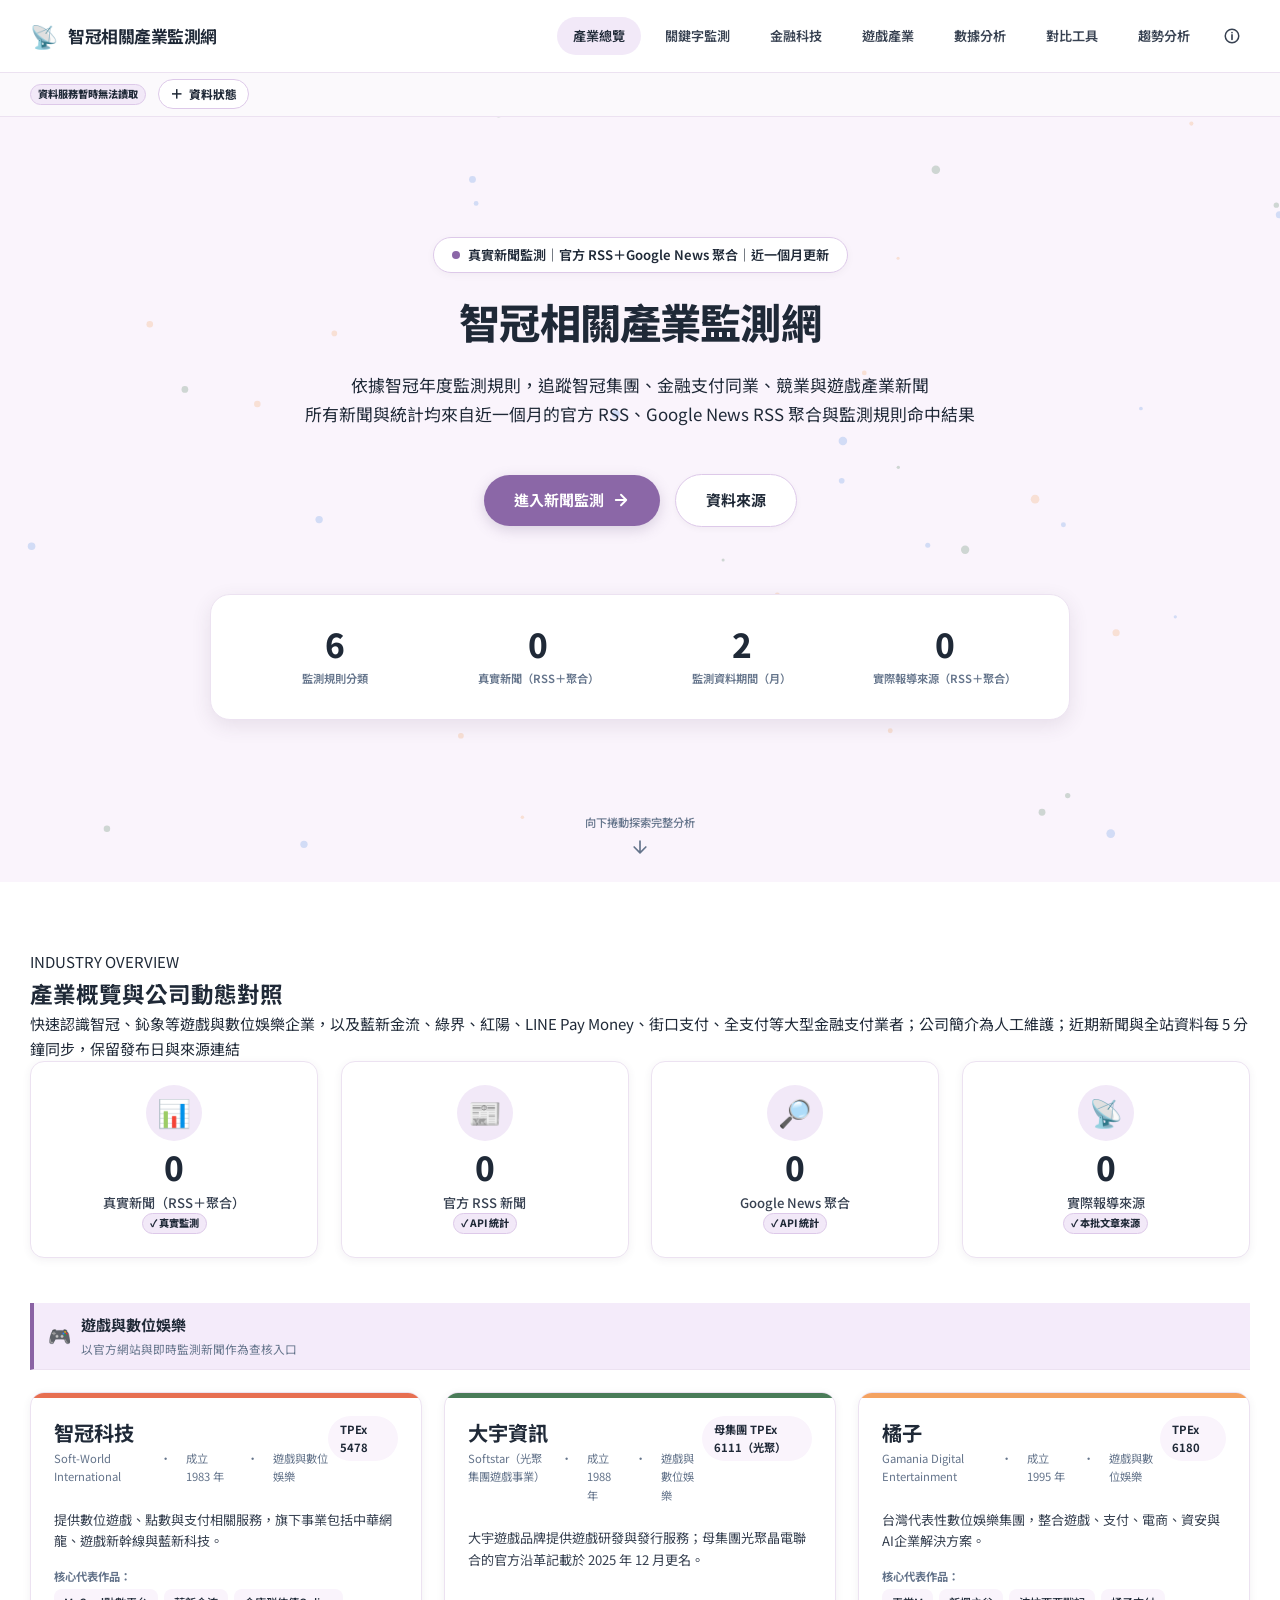
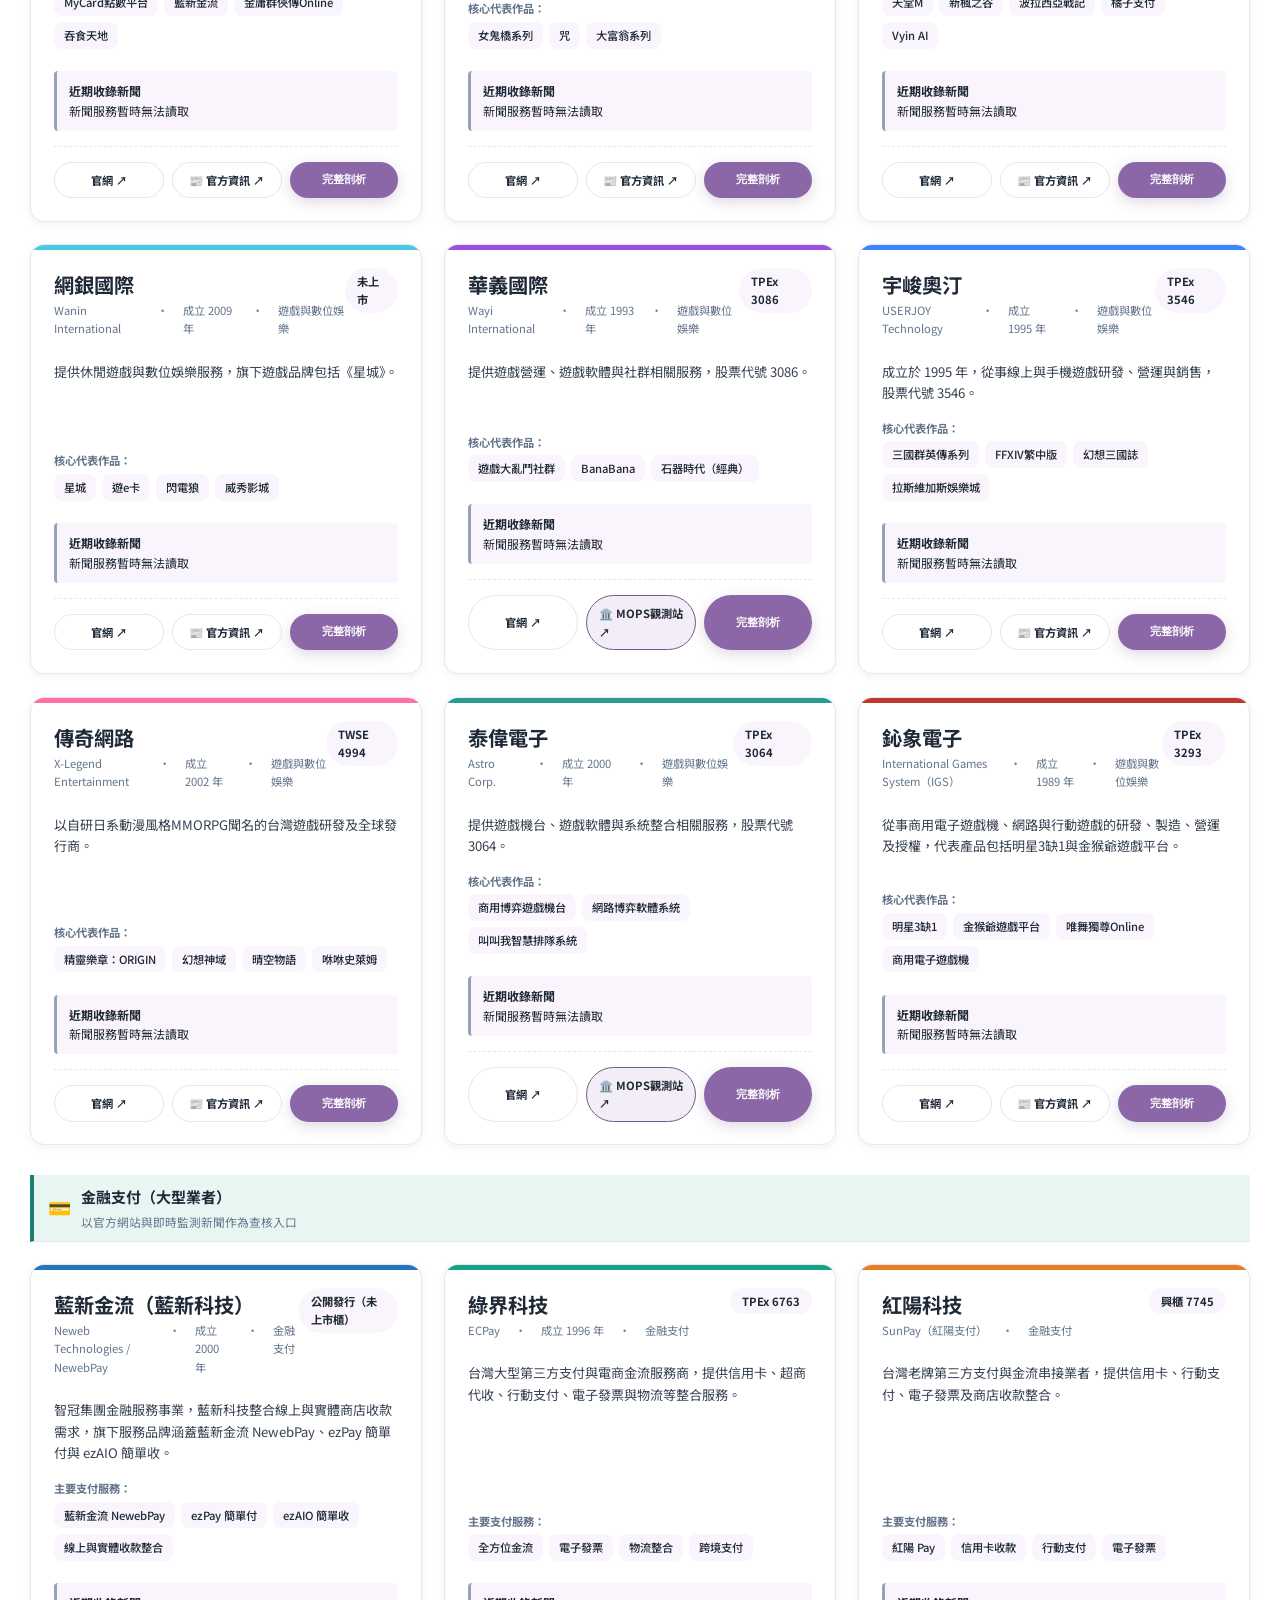
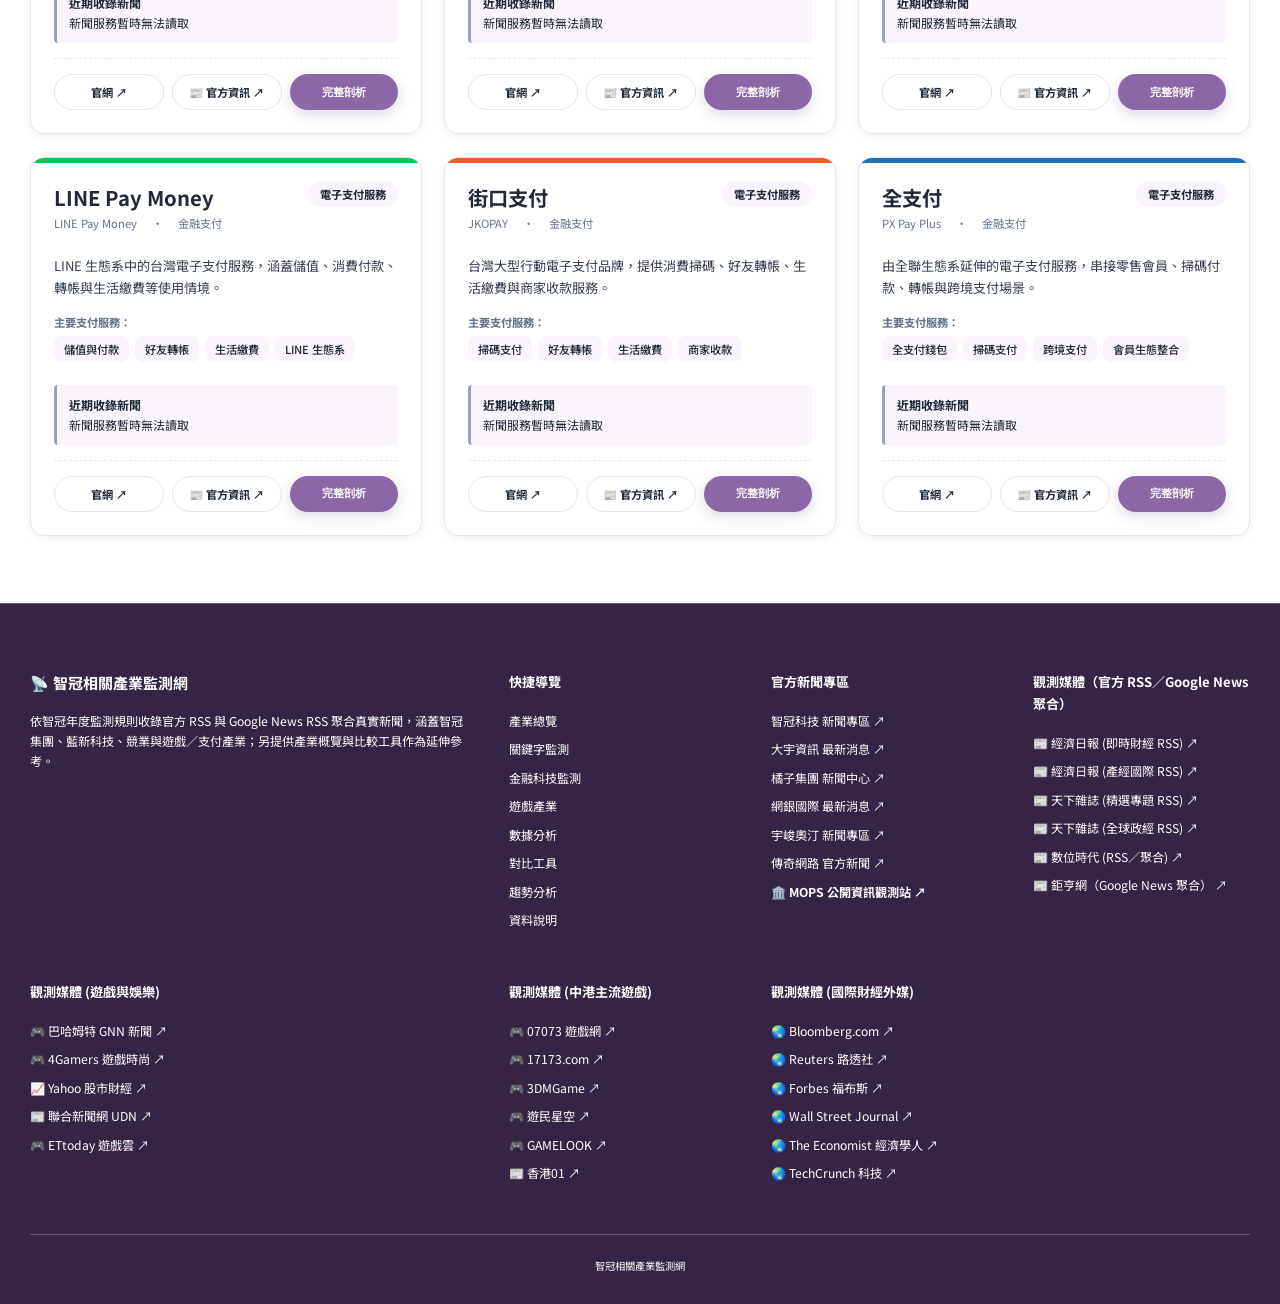
<file: index.html>
<!DOCTYPE html>
<html lang="zh-Hant">
<head>
    <meta charset="UTF-8">
    <meta name="viewport" content="width=device-width, initial-scale=1.0">
    <meta name="description" content="智冠相關產業監測網：依智冠監測規則追蹤智冠集團、藍新科技、競業與遊戲／支付產業的官方 RSS 與 Google News RSS 聚合真實新聞，並提供產業概覽與分析工具。">
    <meta name="keywords" content="智冠,關鍵字監測,新聞監測,媒體監測,中華網龍,藍新科技,NewebPay,綠界,紅陽,LINE Pay Money,街口支付,全支付,遊戲產業,支付產業,RSS">
    <meta name="author" content="智冠相關產業監測網">

    <!-- Open Graph -->
    <meta property="og:title" content="智冠相關產業監測網">
    <meta property="og:description" content="追蹤智冠集團、藍新科技、競業與遊戲／支付產業的官方 RSS 與 Google News RSS 聚合真實新聞">
    <meta property="og:type" content="website">

    <title>智冠相關產業監測網</title>

    <!-- Google Fonts -->
    <link rel="preconnect" href="https://fonts.googleapis.com">
    <link rel="preconnect" href="https://fonts.gstatic.com" crossorigin>
    <link href="https://fonts.googleapis.com/css2?family=Inter:wght@300;400;500;600;700&family=Noto+Sans+TC:wght@300;400;500;700&display=swap" rel="stylesheet">

    <!-- Stylesheets -->
    <link rel="stylesheet" href="css/index.css?v=20260929_06">
    <link rel="stylesheet" href="css/components.css?v=20261005_02">
    <link rel="stylesheet" href="css/animations.css?v=20260929_01">
    <link rel="stylesheet" href="css/enhancements.css?v=20261109_02">

    <!-- Favicon -->
    <link rel="icon" href="data:image/svg+xml,<svg xmlns='http://www.w3.org/2000/svg' viewBox='0 0 100 100'><text y='.9em' font-size='90'>📡</text></svg>">
</head>
<body>
    <a class="skip-link" href="#/news" id="skipToContent">跳至主要內容</a>
    <!-- ======================================
         導覽列 Navigation Bar
    ====================================== -->
    <nav class="navbar" id="navbar">
        <div class="container navbar-container">
            <a href="#hero" class="navbar-brand">
                <span class="navbar-logo">📡</span>
                <span class="navbar-title">智冠相關產業監測網</span>
            </a>
            
            <ul class="navbar-menu" id="navbarMenu">
                <li><a href="#/companies" class="navbar-link">產業總覽</a></li>
                <li><a href="#/news" class="navbar-link">關鍵字監測</a></li>
                <li><a href="#/fintech" class="navbar-link">金融科技</a></li>
                <li><a href="#/gaming" class="navbar-link">遊戲產業</a></li>
                <li><a href="#/analytics" class="navbar-link">數據分析</a></li>
                <li><a href="#/compare" class="navbar-link">對比工具</a></li>
                <li><a href="#/trends" class="navbar-link">趨勢分析</a></li>
                <li><a href="#/methodology" class="navbar-link navbar-link-icon" aria-label="資料說明" title="資料說明">
                    <svg viewBox="0 0 24 24" aria-hidden="true" focusable="false"><circle cx="12" cy="12" r="9" fill="none" stroke="currentColor" stroke-width="2"/><path d="M12 10.5v6M12 7.5h.01" fill="none" stroke="currentColor" stroke-width="2.2" stroke-linecap="round"/></svg>
                </a></li>
            </ul>

            <button class="navbar-toggle" id="navbarToggle" aria-label="選單" aria-expanded="false" aria-controls="navbarMenu">
                <span class="navbar-toggle-bar"></span>
                <span class="navbar-toggle-bar"></span>
                <span class="navbar-toggle-bar"></span>
            </button>
        </div>
    </nav>

    <!-- 全站資料狀態列 -->
    <div class="site-data-status" id="siteDataStatus" role="status" aria-live="polite">
        <div class="container site-data-status-inner">
            <span class="data-type-badge data-type-real" id="siteDataStatusBadge">正在載入真實新聞</span>
            <details class="site-data-status-details">
                <summary class="site-data-status-toggle">資料狀態</summary>
                <div class="site-data-status-extra">
                    <span class="site-data-status-text" id="siteDataStatusText">正在確認監測服務與更新時間。</span>
                    <span id="siteAutoRefreshText">每 5 分鐘同步各分頁</span><button type="button" class="btn btn-ghost btn-sm" id="refreshMonitoringButton">同步最新資料</button><a class="site-data-status-link" href="#/methodology">資料限制與口徑</a>
                </div>
            </details>
        </div>
    </div>

    <!-- ======================================
         Hero 首頁區塊
    ====================================== -->
    <section class="hero" id="hero">
        <div class="hero-particles" id="heroParticles"></div>
        <div class="hero-overlay"></div>
        <div class="hero-content">
            <div class="hero-badge animate-on-scroll">
                <span class="hero-badge-dot"></span>
                真實新聞監測｜官方 RSS＋Google News 聚合｜近一個月更新
            </div>
            <h1 class="hero-title animate-on-scroll">
                智冠相關產業<span class="text-gradient">監測網</span>
            </h1>
            <p class="hero-subtitle animate-on-scroll animate-delay-1">
                依據智冠年度監測規則，追蹤智冠集團、金融支付同業、競業與遊戲產業新聞<br>
                所有新聞與統計均來自近一個月的官方 RSS、Google News RSS 聚合與監測規則命中結果
            </p>
            <div class="hero-cta animate-on-scroll animate-delay-2">
                <a href="#/news" class="btn btn-primary">
                    <span>進入新聞監測</span>
                    <svg width="18" height="18" viewBox="0 0 24 24" fill="none" stroke="currentColor" stroke-width="2.5" stroke-linecap="round" stroke-linejoin="round"><path d="M5 12h14M12 5l7 7-7 7"/></svg>
                </a>
                <a href="#/methodology" class="btn btn-secondary">
                    <span>資料來源</span>
                </a>
            </div>
            
            <!-- 核心指標數據區 -->
            <div class="hero-stats animate-on-scroll animate-delay-3">
                <div class="hero-stat">
                    <span class="hero-stat-number" data-target="6" id="totalRuleGroups">6</span>
                    <span class="hero-stat-label">監測規則分類</span>
                </div>
                <div class="hero-stat">
                    <span class="hero-stat-number" data-target="0" id="totalPressReleases">0</span>
                    <span class="hero-stat-label">真實新聞（RSS＋聚合）</span>
                </div>
                <div class="hero-stat">
                    <span class="hero-stat-number" data-target="2">2</span>
                    <span class="hero-stat-label">監測資料期間（月）</span>
                </div>
                <div class="hero-stat">
                    <span class="hero-stat-number" data-target="0" id="totalChannels">0</span>
                    <span class="hero-stat-label">實際報導來源（RSS＋聚合）</span>
                </div>
            </div>
        </div>
        <div class="hero-scroll-indicator">
            <span>向下捲動探索完整分析</span>
            <div class="hero-scroll-arrow">
                <svg width="20" height="20" viewBox="0 0 24 24" fill="none" stroke="currentColor" stroke-width="2" stroke-linecap="round" stroke-linejoin="round"><path d="M12 5v14M5 12l7 7 7-7"/></svg>
            </div>
        </div>
    </section>

    <!-- ======================================
         產業概覽 Dashboard
    ====================================== -->
    <section class="section" id="companies">
        <div class="container">
            <div class="section-header animate-on-scroll">
                <span class="section-tag">INDUSTRY OVERVIEW</span>
                <h2 class="section-title">產業概覽與<span class="text-gradient">公司動態對照</span></h2>
                <p class="section-subtitle">快速認識智冠、鈊象等遊戲與數位娛樂企業，以及藍新金流、綠界、紅陽、LINE Pay Money、街口支付、全支付等大型金融支付業者；公司簡介為人工維護；近期新聞與全站資料每 5 分鐘同步，保留發布日與來源連結</p>
            </div>

            <!-- 全站數據總覽卡片 -->
            <div class="stats-grid animate-on-scroll" aria-label="真實新聞監測資料總覽">
                <div class="stat-card">
                    <div class="stat-card-icon">📊</div>
                    <div class="stat-card-number" data-target="0" id="statTotalNews">0</div>
                    <div class="stat-card-label">真實新聞（RSS＋聚合）</div>
                    <span class="data-type-badge data-type-real">✓ 真實監測</span>
                </div>
                <div class="stat-card">
                    <div class="stat-card-icon">📰</div>
                    <div class="stat-card-number" data-target="0" id="statOfficialRss">0</div>
                    <div class="stat-card-label">官方 RSS 新聞</div>
                    <span class="data-type-badge data-type-real">✓ API 統計</span>
                </div>
                <div class="stat-card">
                    <div class="stat-card-icon">🔎</div>
                    <div class="stat-card-number" data-target="0" id="statAggregatedNews">0</div>
                    <div class="stat-card-label">Google News 聚合</div>
                    <span class="data-type-badge data-type-real">✓ API 統計</span>
                </div>
                <div class="stat-card">
                    <div class="stat-card-icon">📡</div>
                    <div class="stat-card-number" data-target="0" id="statVerifiedSources">0</div>
                    <div class="stat-card-label">實際報導來源</div>
                    <span class="data-type-badge data-type-real">✓ 本批文章來源</span>
                </div>
            </div>

            <!-- 公司卡片網格 -->
            <div class="company-grid" id="companyGrid">
                <!-- 由 JavaScript 動態渲染 -->
            </div>
        </div>
    </section>

    <!-- ======================================
         新聞稿彙整中心
    ====================================== -->
    <section class="section section-alt" id="news">
        <div class="container">
            <div class="section-header animate-on-scroll">
                <span class="section-tag">VERIFIED NEWS MONITORING</span>
                <h2 class="section-title">關鍵字新聞<span class="text-gradient">真實監測時間軸</span></h2>
                <details class="section-context-details">
                    <summary class="section-context-toggle">本頁監測說明</summary>
                    <p class="section-subtitle section-context-content">依「智冠 2025 年監測關鍵字清單」比對標題與摘要，只顯示官方 RSS 或 Google News RSS 聚合、近一個月且附原文跳轉連結的文章</p>
                </details>
            </div>

            <div id="monitoringTransparency" class="animate-on-scroll" style="margin: 0 0 20px; padding: 14px 18px; background: #f6f2f8; border: 1px solid #d9cde4; border-radius: 10px;">
                <details data-monitoring-disclosure>
                    <summary class="monitoring-disclosure-toggle">資料來源與監測狀態</summary>
                    <div class="monitoring-disclosure-content"><p style="margin:0; font-size:0.86rem; color:var(--text-primary);">正在讀取真實新聞監測狀態。</p></div>
                </details>
            </div>

            <!-- ======================================
                 智冠核心與穩定幣監測分類導航 (排列在前)
            ====================================== -->
            <div class="huike-nav-card animate-on-scroll" style="margin-bottom: 24px; padding: 20px 24px; background: #ffffff; border-radius: 12px; border: 1px solid var(--border-color); box-shadow: 0 4px 20px rgba(0,0,0,0.04);">
                <div style="display: flex; justify-content: space-between; align-items: center; margin-bottom: 14px; flex-wrap: wrap; gap: 10px;">
                    <div style="display: flex; align-items: center; gap: 8px;">
                        <span style="background: #e76f51; color: var(--text-primary); font-size: 0.75rem; font-weight: 700; padding: 3px 10px; border-radius: 20px;">核心＋穩定幣</span>
                        <h3 style="font-size: 1.15rem; font-weight: 700; margin: 0; color: var(--text-primary);">📋 智冠核心分類與穩定幣關鍵字導航</h3>
                    </div>
                    <span style="font-size: 0.82rem; color: var(--text-muted);">依據：智冠年度監測關鍵字與媒體清單</span>
                </div>

                <!-- 監測分類切換按鈕 -->
                <div class="huike-folder-tabs" id="huikeFolderTabs" style="display: flex; gap: 8px; flex-wrap: wrap; margin-bottom: 16px;">
                    <!-- 由 JavaScript 動態渲染 -->
                </div>

                <!-- 當前分類的關鍵字快速篩選標籤 -->
                <div style="background: #f8fafc; padding: 14px 16px; border-radius: 8px; border: 1px solid #e2e8f0;">
                    <div style="display: flex; justify-content: space-between; align-items: center; margin-bottom: 8px;">
                        <span style="font-size: 0.85rem; font-weight: 600; color: var(--text-primary);" id="huikeFolderDesc">點擊下方關鍵字，即可即時比對與調出新聞資料：</span>
                        <button class="btn btn-ghost btn-sm" id="clearHuikeFilterBtn" style="font-size: 0.75rem; padding: 2px 8px; display: none;">✕ 清除關鍵字篩選</button>
                    </div>
                    <div class="huike-keyword-chips" id="huikeKeywordChips" style="display: flex; gap: 8px; flex-wrap: wrap;">
                        <!-- 由 JavaScript 動態渲染關鍵字標籤 -->
                    </div>
                    <details class="huike-full-keywords" id="huikeFullKeywordDetails" hidden>
                        <summary class="huike-full-keywords-toggle" id="huikeFullKeywordSummary">完整關鍵字與監測規則</summary>
                        <div class="huike-full-keywords-content" id="huikeFullKeywordContent"></div>
                    </details>
                </div>
            </div>

            <!-- 篩選工具列 -->
            <div class="filter-bar animate-on-scroll" id="filterBar">
                <div class="filter-section" id="companyFilterSection">
                    <label class="filter-label">依公司篩選 (可複選)：</label>
                    <div class="filter-company-toggles" id="companyToggles">
                        <!-- 由 JavaScript 動態渲染 -->
                    </div>
                </div>
                <div class="filter-row">
                    <div class="filter-group">
                        <label class="filter-label" for="filterCategory">監測類別</label>
                        <select class="filter-select" id="filterCategory">
                            <option value="">全部監測類別</option>
                            <option value="關鍵字監測">關鍵字監測（已驗證 RSS）</option>
                        </select>
                    </div>
                    <div class="filter-group">
                        <label class="filter-label" for="filterSource">已驗證 RSS 來源</label>
                        <select class="filter-select" id="filterSource">
                            <option value="">全部真實新聞來源</option>
                            <option value="經濟日報">📰 經濟日報 (即時/產經)</option>
                            <option value="天下雜誌">📰 天下雜誌 (精選/全球)</option>
                            <option value="數位時代">📰 數位時代 (科技新創)</option>
                            <option value="鉅亨網">📰 鉅亨網 (財經即時)</option>
                            <option value="巴哈姆特">🎮 巴哈姆特 GNN</option>
                            <option value="4Gamers">🎮 4Gamers 遊戲時尚</option>
                            <option value="Yahoo新聞">📈 Yahoo 股市財經</option>
                            <option value="聯合新聞網">📰 聯合新聞網 UDN</option>
                            <option value="ETtoday">🎮 ETtoday 遊戲雲</option>
                            <!-- 新增：台灣財經媒體 (來源：監測媒體清單20241016-智冠.xlsx) -->
                            <optgroup label="── 台灣財經媒體 ──">
                                <option value="工商時報">📰 工商時報</option>
                                <option value="自由時報">📰 自由時報電子報</option>
                                <option value="中國時報">📰 中國時報</option>
                                <option value="商業週刊">📰 商業週刊</option>
                                <option value="今周刊">📰 今周刊</option>
                                <option value="遠見雜誌">📰 遠見雜誌</option>
                                <option value="理財週刊">📰 理財週刊</option>
                                <option value="財訊">📰 財訊</option>
                                <option value="MoneyDJ">📰 MoneyDJ 理財網</option>
                                <option value="科技新報">📰 科技新報 TechNews</option>
                                <option value="風傳媒">📰 風傳媒</option>
                                <option value="鏡傳媒">📰 鏡傳媒</option>
                            </optgroup>
                            <!-- 新增：台灣電視與入口媒體 (來源：監測媒體清單20241016-智冠.xlsx) -->
                            <optgroup label="── 台灣電視/入口媒體 ──">
                                <option value="TVBS新聞">📺 TVBS新聞網</option>
                                <option value="三立新聞">📺 三立新聞網</option>
                                <option value="民視新聞">📺 民視新聞網</option>
                                <option value="東森電視">📺 東森電視網</option>
                                <option value="Line Today">📱 Line Today</option>
                                <option value="MSN台灣">🌐 MSN台灣</option>
                            </optgroup>
                            <!-- 新增：台灣遊戲科技媒體 (來源：SOFTWD_關鍵字清單20241015.xlsx 媒體Sheet) -->
                            <optgroup label="── 台灣遊戲/科技媒體 ──">
                                <option value="iThome">💻 iThome</option>
                                <option value="T客邦">💻 T客邦</option>
                                <option value="Mobile01">💻 Mobile01</option>
                                <option value="SOGI手機王">📱 SOGI 手機王</option>
                                <option value="遊戲基地">🎮 遊戲基地</option>
                                <option value="NiceGame">🎮 NiceGame 遊戲中心</option>
                                <option value="卡卡洛普">🎮 卡卡洛普</option>
                                <option value="2000FUN">🎮 2000FUN</option>
                                <option value="PC home">💻 PC home</option>
                                <option value="電獺少女">💻 電獺少女</option>
                            </optgroup>
                            <!-- 新增：中港媒體 (來源：SOFTWD_關鍵字清單20241015.xlsx CN/HK媒體 + CNHK媒體Sheet) -->
                            <optgroup label="── 中港媒體 ──">
                                <option value="07073">🎮 07073遊戲網 (中國)</option>
                                <option value="17173">🎮 17173.com (中國)</option>
                                <option value="3DMGame">🎮 3DMGame (中國)</option>
                                <option value="QQ遊戲">🎮 QQ遊戲資訊 (中國)</option>
                                <option value="遊民星空">🎮 遊民星空 (中國)</option>
                                <option value="GAMELOOK">🎮 GAMELOOK (中國)</option>
                                <option value="香港01">📰 香港01</option>
                                <option value="明報">📰 明報 (香港)</option>
                                <option value="SPILL">🎮 SPILL (香港)</option>
                                <option value="UNWIRE.HK">💻 UNWIRE.HK (香港)</option>
                            </optgroup>
                            <!-- 新增：國際外媒 (來源：20大財經外媒清單.xlsx + 100大財經外媒清單.xlsx) -->
                            <optgroup label="── 國際財經外媒 ──">
                                <option value="Bloomberg">🌏 Bloomberg</option>
                                <option value="Reuters">🌏 Reuters 路透社</option>
                                <option value="Forbes">🌏 Forbes 福布斯</option>
                                <option value="Wall Street Journal">🌏 Wall Street Journal</option>
                                <option value="The Economist">🌏 The Economist</option>
                                <option value="CNBC">🌏 CNBC</option>
                                <option value="TechCrunch">🌏 TechCrunch</option>
                                <option value="Business Insider">🌏 Business Insider</option>
                                <option value="Fortune">🌏 Fortune 財星</option>
                                <option value="Financial Times">🌏 Financial Times</option>
                            </optgroup>
                        </select>
                    </div>
                    <div class="filter-group">
                        <label class="filter-label" for="filterDateFrom">起始日期</label>
                        <input type="date" class="filter-input" id="filterDateFrom">
                    </div>
                    <div class="filter-group">
                        <label class="filter-label" for="filterDateTo">結束日期</label>
                        <input type="date" class="filter-input" id="filterDateTo">
                    </div>
                    <div class="filter-group filter-group-search">
                        <label class="filter-label" for="filterKeyword">關鍵字搜尋</label>
                        <div class="filter-search-wrapper">
                            <svg class="filter-search-icon" width="18" height="18" viewBox="0 0 24 24" fill="none" stroke="currentColor" stroke-width="2" stroke-linecap="round" stroke-linejoin="round"><circle cx="11" cy="11" r="8"/><path d="M21 21l-4.35-4.35"/></svg>
                            <input type="text" class="filter-input filter-input-search" id="filterKeyword" placeholder="搜尋標題、遊戲名、關鍵字...">
                        </div>
                    </div>
                </div>
                <div class="filter-actions">
                    <span class="filter-result-count" id="filterResultCount">共 0 則符合條件新聞稿</span>
                    <div class="filter-sort">
                        <button class="btn btn-ghost btn-sm" id="sortToggle" data-sort="desc">
                            <svg width="16" height="16" viewBox="0 0 24 24" fill="none" stroke="currentColor" stroke-width="2" stroke-linecap="round" stroke-linejoin="round"><path d="M11 5h10M11 9h7M11 13h4M3 17l3 3 3-3M6 18V4"/></svg>
                            <span>發布時間：最新優先</span>
                        </button>
                    </div>
                </div>
            </div>

            <!-- 新聞稿時間軸 -->
            <div class="timeline-container" id="timelineContainer">
                <!-- 由 JavaScript 動態渲染 -->
            </div>

            <!-- 載入更多 -->
            <div class="timeline-load-more" id="timelineLoadMore" style="display: none;">
                <button class="btn btn-secondary" id="loadMoreBtn">
                    <span>載入更多歷史新聞稿</span>
                    <svg width="18" height="18" viewBox="0 0 24 24" fill="none" stroke="currentColor" stroke-width="2" stroke-linecap="round" stroke-linejoin="round"><path d="M12 5v14M5 12l7 7 7-7"/></svg>
                </button>
            </div>
        </div>
    </section>

    <!-- ======================================
         遊戲產業真實新聞監測
    ====================================== -->
    <section class="section" id="gaming">
        <div class="container">
            <div class="section-header animate-on-scroll">
                <span class="section-tag">GAMING INDUSTRY MONITORING</span>
                <h2 class="section-title">遊戲產業<span class="text-gradient">真實新聞監測</span></h2>
                <details class="section-context-details">
                    <summary class="section-context-toggle">本頁監測說明</summary>
                    <p class="section-subtitle section-context-content">聚焦智冠集團與旗下遊戲、國內外遊戲競業、高營收手遊與重點手遊，以及主機、PC、遊戲平台、電競技術與中國遊戲版號審批。僅呈現近一個月、命中遊戲核心規則且附原文連結的官方 RSS 或 Google News RSS 聚合新聞。</p>
                </details>
            </div>

            <div class="fintech-monitoring-summary gaming-monitoring-summary animate-on-scroll" id="gamingMonitoringSummary" aria-live="polite">
                <p class="fintech-summary-state">正在讀取遊戲產業真實新聞（官方 RSS＋Google News RSS 聚合）。</p>
            </div>

            <div class="fintech-toolbar gaming-toolbar animate-on-scroll">
                <div class="fintech-mode-buttons gaming-mode-buttons" id="gamingModeButtons" role="group" aria-label="遊戲產業監測分類">
                    <button class="fintech-mode-button gaming-mode-button active" type="button" data-gaming-mode="all">全部遊戲產業</button>
                    <button class="fintech-mode-button gaming-mode-button" type="button" data-gaming-mode="softworld">智冠集團與旗下遊戲</button>
                    <button class="fintech-mode-button gaming-mode-button" type="button" data-gaming-mode="competitor">遊戲競業</button>
                    <button class="fintech-mode-button gaming-mode-button" type="button" data-gaming-mode="mobile">高營收手遊</button>
                    <button class="fintech-mode-button gaming-mode-button" type="button" data-gaming-mode="platform">平台、主機與電競</button>
                    <button class="fintech-mode-button gaming-mode-button" type="button" data-gaming-mode="approval">中國遊戲版號與審批</button>
                </div>
                <div class="fintech-filter-controls gaming-filter-controls">
                    <label class="sr-only" for="gamingSourceFilter">依來源篩選</label>
                    <select class="filter-select fintech-source-select" id="gamingSourceFilter">
                        <option value="">全部真實新聞來源</option>
                    </select>
                    <label class="sr-only" for="gamingKeywordFilter">搜尋遊戲產業新聞</label>
                    <input class="filter-input fintech-keyword-input" id="gamingKeywordFilter" type="search" placeholder="搜尋標題、摘要或命中詞">
                    <button class="btn btn-ghost btn-sm fintech-clear-button" id="gamingClearFilters" type="button">清除篩選</button>
                </div>
            </div>

            <div class="fintech-keyword-pills gaming-keyword-pills animate-on-scroll" id="gamingKeywordPills" role="group" aria-label="遊戲監測子主題"></div>
            <details class="fintech-glossary gaming-glossary gaming-advanced">
                <summary class="fintech-glossary-toggle">進階篩選：市場、平台與事件</summary>
                <div class="gaming-advanced-fields">
                    <label>市場提及<select class="filter-select" id="gamingMarketFilter"><option value="">全部市場</option></select></label>
                    <label>平台提及<select class="filter-select" id="gamingPlatformFilter"><option value="">全部平台</option></select></label>
                    <label>事件階段<select class="filter-select" id="gamingEventFilter"><option value="">全部事件</option></select></label>
                    <label>內容性質<select class="filter-select" id="gamingContentFilter"><option value="">全部內容</option><option value="industry">產業與新遊事件</option><option value="operation">產品營運與活動</option><option value="player">攻略與玩家話題</option><option value="unclassified">未細分</option></select></label>
                </div>
            </details>
            <p class="fintech-result-count" id="gamingActiveFilters" aria-live="polite"></p>
            <details class="fintech-glossary gaming-glossary">
                <summary class="fintech-glossary-toggle">資料範圍與監測口徑</summary>
                <div class="fintech-glossary-content"><strong>收錄範圍：</strong>本頁只使用智冠集團／旗下遊戲與 IP、遊戲競業、高營收手遊與重點手遊，以及遊戲平台、主機、電競技術與中國遊戲版號審批等正式規則。版號新聞涵蓋國產、進口及審批變更，繁簡關鍵字皆納入；獲批不代表已上線。手遊項目只以直接遊戲名稱或明確別名命中，不公開排名、合作狀態或內部標記。App商店抽成、外部付款與監管等明確政策亦收錄於平台子主題；一般支付或金融新聞不因此列入。市場與平台標籤表示文中提及，實際發行狀態以原文為準。<strong>版號查核：</strong><a href="https://www.nppa.gov.cn/bsfw/jggs/yxspjg/gcwlyxspxx/" target="_blank" rel="noopener noreferrer">國產官方公告</a>、<a href="https://www.nppa.gov.cn/bsfw/jggs/yxspjg/jkwlyxspxx/" target="_blank" rel="noopener noreferrer">進口官方公告</a>、<a href="https://www.nppa.gov.cn/bsfw/jggs/yxspjg/yxspbgxx/" target="_blank" rel="noopener noreferrer">審批變更</a>。<strong>來源標示：</strong>官方 RSS 與 Google News RSS 聚合會分別標示；Google News 聚合並不等同媒體官方 RSS。每則文章均保留命中詞、資料類型與原文連結供追溯。</div>
            </details>
            <p class="fintech-result-count gaming-result-count" id="gamingResultCount">正在載入遊戲產業真實新聞</p>
            <div class="fintech-news-grid gaming-news-grid" id="gamingNewsGrid"></div>
            <div class="fintech-load-more" id="gamingLoadMore" hidden>
                <button class="btn btn-secondary" id="gamingLoadMoreBtn" type="button">載入更多新聞</button>
            </div>
            <p class="fintech-disclaimer">本頁為媒體監測與來源整理，不構成投資、交易或商業決策意見。</p>
        </div>
    </section>

    <!-- ======================================
         金融科技與穩定幣監測
    ====================================== -->
    <section class="section" id="fintech">
        <div class="container">
            <div class="section-header animate-on-scroll">
                <span class="section-tag">FINTECH AND STABLECOIN MONITORING</span>
                <h2 class="section-title">金融科技與<span class="text-gradient">穩定幣監測</span></h2>
                <details class="section-context-details">
                    <summary class="section-context-toggle">本頁監測說明</summary>
                    <p class="section-subtitle section-context-content">預設優先顯示台灣支付；整合國內支付、國際金融科技與穩定幣／鏈上結算規則。穩定幣新聞依日期由新到舊排列，同日優先顯示奧丁丁／OwlPay 相關新聞。僅呈現近一個月、官方 RSS 或 Google News RSS 聚合且可開啟原文的新聞</p>
                </details>
            </div>

            <div class="fintech-monitoring-summary animate-on-scroll" id="fintechMonitoringSummary" aria-live="polite">
                <p class="fintech-summary-state">正在讀取金融科技真實新聞（官方 RSS＋Google News RSS 聚合）。</p>
            </div>

            <div class="fintech-toolbar animate-on-scroll">
                <div class="fintech-mode-buttons" id="fintechModeButtons" role="group" aria-label="金融科技監測分類">
                    <button class="fintech-mode-button" type="button" data-fintech-mode="all">全部金融科技</button>
                    <button class="fintech-mode-button active" type="button" data-fintech-mode="taiwan">台灣支付（優先）</button>
                    <button class="fintech-mode-button" type="button" data-fintech-mode="softworld">智冠金融服務</button>
                    <button class="fintech-mode-button" type="button" data-fintech-mode="international">國際金融科技</button>
                    <button class="fintech-mode-button" type="button" data-fintech-mode="stablecoin">穩定幣與鏈上結算（最新優先）</button>
                </div>
                <div class="fintech-filter-controls">
                    <label class="sr-only" for="fintechSourceFilter">依來源篩選</label>
                    <select class="filter-select fintech-source-select" id="fintechSourceFilter">
                        <option value="">全部真實新聞來源</option>
                    </select>
                    <label class="sr-only" for="fintechKeywordFilter">搜尋金融科技新聞</label>
                    <input class="filter-input fintech-keyword-input" id="fintechKeywordFilter" type="search" placeholder="搜尋標題、摘要或命中詞">
                    <button class="btn btn-ghost btn-sm fintech-clear-button" id="fintechClearFilters" type="button">清除篩選</button>
                </div>
            </div>

            <div class="fintech-keyword-pills animate-on-scroll" id="fintechKeywordPills" aria-label="本頁監測範圍"></div>
            <details class="fintech-glossary">
                <summary class="fintech-glossary-toggle">資料來源與名詞口徑</summary>
                <div class="fintech-glossary-content"><strong>國內優先：</strong>台灣支付視圖涵蓋電子支付、行動支付、第三方支付、金流、收單、電子票證、信用卡、支付監理與防詐；另設「智冠金融服務」視圖，專門收錄一帆數位、發票大師、簡單付／簡單支付。官方 RSS 來源包含中央社、聯卡中心多頻道、卡優、自由、TechNews、科技報橘等。鉅亨、東森財經、工商時報、MoneyDJ、今周刊等沒有穩定官方 RSS 時，改以「官方網域＋Google News RSS」補位，卡片會標示「Google News 聚合」，不等同媒體官方 RSS。<strong>國際新聞提示：</strong>國際金融科技卡片會在標題上方顯示一行「中文重點」，由 RSS 標題自動翻譯，僅供快速閱讀；翻譯服務暫時不可用時會顯示關鍵詞式備援，原文標題與連結仍是判讀依據。<strong>名詞提示：</strong>「穩定幣」仍是獨立規則，一般加密貨幣或區塊鏈文章不會僅因泛稱自動歸入穩定幣；奧丁丁／OwlPay 只有在同時出現穩定幣、鏈上支付、加密資產或金融科技語境時才列入，並在穩定幣視圖置頂。</div>
            </details>
            <p class="fintech-result-count" id="fintechResultCount">正在載入金融科技真實新聞</p>
            <div class="fintech-news-grid" id="fintechNewsGrid"></div>
            <div class="fintech-load-more" id="fintechLoadMore" hidden>
                <button class="btn btn-secondary" id="fintechLoadMoreBtn" type="button">載入更多新聞</button>
            </div>
            <p class="fintech-disclaimer">本頁為媒體監測與來源整理，不構成投資、交易或法律意見。</p>
        </div>
    </section>

    <!-- ======================================
         真實監測數據分析
    ====================================== -->
    <section class="section" id="analytics">
        <div class="container">
            <div class="section-header animate-on-scroll">
                <span class="section-tag">VERIFIED DATA ANALYTICS</span>
                <h2 class="section-title">真實新聞<span class="text-gradient">數據分析</span></h2>
                <p class="section-subtitle">統計範圍為近一個月至今天；圖表直接使用 Cloudflare Worker 的已驗證 RSS／Google News 聚合文章。</p>
            </div>

            <div class="insights-grid animate-on-scroll" id="analyticsInsights" aria-label="真實監測摘要"></div>

            <div class="chart-card animate-on-scroll" id="chartCoverageCard">
                <div class="chart-card-header"><h3 class="chart-card-title">📡 企業媒體覆蓋</h3></div>
                <p class="method-muted">依智冠事業版圖，分項列出公司、品牌、基金會及音樂中心；依標題、RSS 摘要與命中詞中的明確名稱判定。展開媒體可查看新聞及原文連結，右欄可查看資料依據與逐項來源檢查。</p>
                <p class="method-muted">自動更新：官方 RSS 每小時收集；公司新聞查詢於台北時間 02:00、08:00、12:00、14:00、17:00、20:00 排程更新（實際執行可能延遲）。本頁每 5 分鐘同步最新資料；各項檢查時間見右欄。</p>
                <div id="companyCoverage" aria-live="polite"></div>
                <details><summary>RSS 與 Google News 來源檢查</summary><div id="sourceVerification" aria-live="polite">正在讀取來源檢查報告…</div></details>
                <p class="method-muted">僅代表目前已收錄新聞的來源覆蓋；0 家表示未收錄，不代表沒有報導。已設定的媒體依網域合併 RSS 頻道與 Google 名稱，其餘依來源名稱辨識；相同 URL 去重，聚合與原文不同 URL 仍可能重複。同篇可計入多家企業，家數不可相加。</p>
            </div>

            <div class="chart-grid">
                <div class="chart-card animate-on-scroll" id="chartCategoryCard">
                    <div class="chart-card-header"><h3 class="chart-card-title">🗂️ 監測分類新聞量</h3></div>
                    <div class="chart-card-body"><canvas id="categoryChart" role="img" aria-label="六大監測分類真實新聞數量長條圖"></canvas></div>
                </div>
                <div class="chart-card animate-on-scroll" id="chartSourceCard">
                    <div class="chart-card-header"><h3 class="chart-card-title">📰 實際來源排行</h3></div>
                    <div class="chart-card-body"><canvas id="sourceChart" role="img" aria-label="實際新聞來源數量排行長條圖"></canvas></div>
                </div>
            </div>

            <div class="chart-card animate-on-scroll" id="chartKeywordCard">
                <div class="chart-card-header"><h3 class="chart-card-title">🔑 關鍵字命中排行</h3></div>
                <div class="chart-card-body"><canvas id="keywordChart" role="img" aria-label="監測關鍵字實際命中次數排行長條圖"></canvas></div>
            </div>

            <p class="method-muted" id="analyticsDataNote">Google News 聚合只代表可開啟的原文索引，不等同媒體官方 RSS；同一篇文章可命中多個分類或關鍵字，各項數量不可直接加總。</p>
        </div>
    </section>

    <!-- ======================================
         公司對比工具
    ====================================== -->
    <section class="section section-alt" id="compare">
        <div class="container">
            <div class="section-header animate-on-scroll">
                <span class="section-tag">BENCHMARK TOOL</span>
                <h2 class="section-title">企業多維度<span class="text-gradient">PK 對比分析工具</span></h2>
                <p class="section-subtitle">勾選目標公司，比較近一個月實際命中的新聞數、監測分類、來源數與最新發布日期</p>
            </div>

            <div class="compare-container" id="compareContainer">
                <!-- 由 JavaScript 動態渲染 -->
            </div>
        </div>
    </section>

    <!-- ======================================
         真實趨勢分析
    ====================================== -->
    <section class="section" id="trends">
        <div class="container">
            <div class="section-header animate-on-scroll">
                <span class="section-tag">VERIFIED TRENDS</span>
                <h2 class="section-title"><span class="text-gradient">趨勢分析</span></h2>
                <p class="section-subtitle">優先整理遊戲與金融支付的重要事件；一般快訊保留於收合區，不與焦點事件混排。</p>
            </div>
            <div class="trend-focus-controls animate-on-scroll" aria-label="趨勢分析篩選">
                <div class="trend-control-group" role="group" aria-label="監測範圍">
                    <span class="trend-control-label">重點範圍</span>
                    <div class="trend-control-buttons" id="trendScopeControls">
                        <button class="trend-control-btn active" type="button" data-trend-scope="focus" aria-pressed="true">焦點總覽</button>
                        <button class="trend-control-btn" type="button" data-trend-scope="gaming" aria-pressed="false">遊戲產業</button>
                        <button class="trend-control-btn" type="button" data-trend-scope="payments" aria-pressed="false">金融支付</button>
                        <button class="trend-control-btn" type="button" data-trend-scope="stablecoin" aria-pressed="false">穩定幣</button>
                    </div>
                </div>
                <div class="trend-control-group" role="group" aria-label="資料期間">
                    <span class="trend-control-label">資料期間</span>
                    <div class="trend-control-buttons" id="trendRangeControls">
                        <button class="trend-control-btn" type="button" data-trend-range="7" aria-pressed="false">7 日</button>
                        <button class="trend-control-btn" type="button" data-trend-range="30" aria-pressed="false">30 日</button>
                        <button class="trend-control-btn active" type="button" data-trend-range="60" aria-pressed="true">60 日</button>
                    </div>
                </div>
            </div>
            <p class="trend-focus-note animate-on-scroll" id="trendsFocusNote" aria-live="polite">正在依事件類型、具名監測對象與來源整理焦點。</p>
            <div class="trend-highlights animate-on-scroll" id="trendsSummary" aria-live="polite"></div>
            <div class="events-timeline animate-on-scroll">
                <div class="trend-timeline-header">
                    <div>
                        <span class="trend-timeline-eyebrow">MAJOR EVENTS</span>
                        <h3 class="subsection-title" id="trendsTimelineTitle">焦點事件</h3>
                    </div>
                    <p class="trend-timeline-meta" id="trendsTimelineMeta"></p>
                </div>
                <div class="events-list" id="trendsTimeline">
                    <p class="method-muted">正在讀取真實新聞監測資料。</p>
                </div>
                <details class="trend-related-details" id="trendsRelated" hidden>
                    <summary id="trendsRelatedSummary">相關快訊</summary>
                    <p class="trend-related-note">以下為已命中監測規則、但未達焦點事件條件的近期資料。</p>
                    <div class="events-list trend-related-list" id="trendsRelatedList"></div>
                </details>
            </div>
        </div>
    </section>

    <!-- ======================================
         資料說明與方法論 Methodology
    ====================================== -->
    <section class="section section-alt" id="methodology">
        <div class="container">
            <div class="section-header animate-on-scroll">
                <span class="section-tag">DATA &amp; METHODOLOGY</span>
                <h2 class="section-title">資料來源與<span class="text-gradient">監測口徑</span></h2>
                <p class="section-subtitle">保留查核所需資訊，其餘細節收合，避免干擾新聞閱讀。</p>
            </div>

            <div class="method-notice animate-on-scroll">
                <h3>資料原則</h3>
                <p>新聞只公開已命中監測規則、具備原文連結且來自官方 RSS 或 Google News RSS 聚合的資料。兩種來源會分開標示；Google News 聚合不等同媒體官方 RSS。</p>
            </div>

            <div class="method-grid animate-on-scroll">
                <div class="method-card">
                    <h3>📐 監測範圍</h3>
                    <ul>
                        <li>觀測企業：<span class="method-figure" id="methodCompanies">13</span> 家指標企業</li>
                        <li>資料區間：<span class="method-figure" id="methodRange">近一個月 — 今天</span></li>
                        <li>關鍵字分類：六大規則資料夾</li>
                    </ul>
                </div>
                <div class="method-card">
                    <h3>🔄 更新與驗證</h3>
                    <ul>
                        <li>RSS 每小時第 17 分收集，台北 12:00、17:00 加開；每小時第 23 分產生 RSS 備援快照。Google News 每 6 小時及台北 12:00、17:00 更新</li><li>各分頁共用資料，每 5 分鐘同步；回到頁面與恢復網路時檢查更新。RSS 超過 2 小時、聚合快照超過 8 小時或來源異常時顯示待確認；排程實際時間可能因服務排隊延後</li><li>公司近期新聞自動同步；公司簡介與產品清單仍須人工查核。新聞內容為來源刊載，關鍵字命中與來源驗證不代表已逐則查證報導主張</li>
                        <li>公開資料只包含 approved 文章；待覆核內容不會顯示</li>
                        <li>每則新聞保留來源、命中規則、發布日與原文連結</li>
                    </ul>
                </div>
                <div class="method-card">
                    <h3>⚖️ 使用限制</h3>
                    <ul>
                        <li>Google News 聚合只提供索引資訊，請以原文為準</li>
                        <li>來源未提供 RSS 時，不以估算聲量補足</li>
                        <li>本站不提供投資、交易或法律意見</li>
                    </ul>
                </div>
            </div>

            <details class="method-details animate-on-scroll">
                <summary>完整監測規則與關鍵字</summary>
                <p>完整規則由 <code>config/monitoring_rules.json</code> 維護，包含台灣支付、競業、產業、國際金融科技與穩定幣（奧丁丁／OwlPay 優先）等條件。</p>
                <p class="method-muted">程式提交與來源清單可於 GitHub 追溯。</p>
            </details>
        </div>
    </section>

    <!-- ======================================
         頁尾 Footer
    ====================================== -->
    <footer class="footer">
        <div class="container">
            <div class="footer-grid">
                <div class="footer-info">
                    <div class="footer-logo">
                        <span>📡</span>
                        <span>智冠相關產業監測網</span>
                    </div>
                    <p class="footer-desc">
                        依智冠年度監測規則收錄官方 RSS 與 Google News RSS 聚合真實新聞，涵蓋智冠集團、藍新科技、競業與遊戲／支付產業；另提供產業概覽與比較工具作為延伸參考。
                    </p>
                </div>
                <div class="footer-links-group">
                    <h4 class="footer-links-title">快捷導覽</h4>
                    <ul class="footer-links">
                        <li><a href="#companies">產業總覽</a></li>
                        <li><a href="#news">關鍵字監測</a></li>
                        <li><a href="#fintech">金融科技監測</a></li>
                        <li><a href="#/gaming">遊戲產業</a></li>
                        <li><a href="#analytics">數據分析</a></li>
                        <li><a href="#compare">對比工具</a></li>
                        <li><a href="#trends">趨勢分析</a></li>
                        <li><a href="#methodology">資料說明</a></li>
                    </ul>
                </div>
                <div class="footer-links-group">
                    <h4 class="footer-links-title">官方新聞專區</h4>
                    <ul class="footer-links">
                        <li><a href="https://www.soft-world.com/News" target="_blank" rel="noopener">智冠科技 新聞專區 ↗</a></li>
                        <li><a href="https://km.softstar.com.tw/list.aspx?cid=2" target="_blank" rel="noopener">大宇資訊 最新消息 ↗</a></li>
                        <li><a href="https://www.gamania.com/news" target="_blank" rel="noopener">橘子集團 新聞中心 ↗</a></li>
                        <li><a href="https://www.wanin.tw/News/" target="_blank" rel="noopener">網銀國際 最新消息 ↗</a></li>
                        <li><a href="https://www.userjoy.com.tw/news/news_01.aspx" target="_blank" rel="noopener">宇峻奧汀 新聞專區 ↗</a></li>
                        <li><a href="https://www.x-legend.tw/02news/news_1.php" target="_blank" rel="noopener">傳奇網路 官方新聞 ↗</a></li>
                        <li><a href="https://mops.twse.com.tw/mops/#/web/home" target="_blank" rel="noopener" style="color: var(--text-primary); font-weight: 700;">🏛️ MOPS 公開資訊觀測站 ↗</a></li>
                    </ul>
                </div>
                <div class="footer-links-group">
                    <h4 class="footer-links-title">觀測媒體（官方 RSS／Google News 聚合）</h4>
                    <ul class="footer-links">
                        <li><a href="https://money.udn.com/rssfeed/news/1001/5641?ch=money" target="_blank" rel="noopener" title="經濟日報 即時財經 RSS">📰 經濟日報 (即時財經 RSS) ↗</a></li>
                        <li><a href="https://money.udn.com/rssfeed/news/1001/5588?ch=money" target="_blank" rel="noopener" title="經濟日報 產經與國際 RSS">📰 經濟日報 (產經國際 RSS) ↗</a></li>
                        <li><a href="https://www.cw.com.tw/RSS/cw_content.xml" target="_blank" rel="noopener" title="天下雜誌 精選專題 RSS">📰 天下雜誌 (精選專題 RSS) ↗</a></li>
                        <li><a href="https://www.cw.com.tw/RSS/global.xml" target="_blank" rel="noopener" title="天下雜誌 全球政經 RSS">📰 天下雜誌 (全球政經 RSS) ↗</a></li>
                        <li><a href="https://www.bnext.com.tw/rss" target="_blank" rel="noopener" title="數位時代 科技產業 RSS／Google News 聚合">📰 數位時代 (RSS／聚合) ↗</a></li>
                        <li><a href="https://news.cnyes.com/" target="_blank" rel="noopener" title="鉅亨網官方網站；新聞資料由 Google News RSS 聚合">📰 鉅亨網（Google News 聚合） ↗</a></li>
                    </ul>
                </div>
                <div class="footer-links-group">
                    <h4 class="footer-links-title">觀測媒體 (遊戲與娛樂)</h4>
                    <ul class="footer-links">
                        <li><a href="https://gnn.gamer.com.tw/" target="_blank" rel="noopener">🎮 巴哈姆特 GNN 新聞 ↗</a></li>
                        <li><a href="https://www.4gamers.com.tw/" target="_blank" rel="noopener">🎮 4Gamers 遊戲時尚 ↗</a></li>
                        <li><a href="https://tw.stock.yahoo.com/" target="_blank" rel="noopener">📈 Yahoo 股市財經 ↗</a></li>
                        <li><a href="https://udn.com/" target="_blank" rel="noopener">📰 聯合新聞網 UDN ↗</a></li>
                        <li><a href="https://game.ettoday.net/" target="_blank" rel="noopener">🎮 ETtoday 遊戲雲 ↗</a></li>
                    </ul>
                </div>
                <div class="footer-links-group">
                    <h4 class="footer-links-title">觀測媒體 (中港主流遊戲)</h4>
                    <ul class="footer-links">
                        <li><a href="https://www.07073.com/" target="_blank" rel="noopener">🎮 07073 遊戲網 ↗</a></li>
                        <li><a href="https://www.17173.com/" target="_blank" rel="noopener">🎮 17173.com ↗</a></li>
                        <li><a href="https://www.3dmgame.com/" target="_blank" rel="noopener">🎮 3DMGame ↗</a></li>
                        <li><a href="https://www.gamersky.com/" target="_blank" rel="noopener">🎮 遊民星空 ↗</a></li>
                        <li><a href="https://www.gamelook.com.cn/" target="_blank" rel="noopener">🎮 GAMELOOK ↗</a></li>
                        <li><a href="https://www.hk01.com/" target="_blank" rel="noopener">📰 香港01 ↗</a></li>
                    </ul>
                </div>
                <div class="footer-links-group">
                    <h4 class="footer-links-title">觀測媒體 (國際財經外媒)</h4>
                    <ul class="footer-links">
                        <li><a href="https://www.bloomberg.com/" target="_blank" rel="noopener">🌏 Bloomberg.com ↗</a></li>
                        <li><a href="https://www.reuters.com/" target="_blank" rel="noopener">🌏 Reuters 路透社 ↗</a></li>
                        <li><a href="https://www.forbes.com/" target="_blank" rel="noopener">🌏 Forbes 福布斯 ↗</a></li>
                        <li><a href="https://www.wsj.com/" target="_blank" rel="noopener">🌏 Wall Street Journal ↗</a></li>
                        <li><a href="https://www.economist.com/" target="_blank" rel="noopener">🌏 The Economist 經濟學人 ↗</a></li>
                        <li><a href="https://techcrunch.com/" target="_blank" rel="noopener">🌏 TechCrunch 科技 ↗</a></li>
                    </ul>
                </div>
            </div>
            <div class="footer-bottom">
                <p>智冠相關產業監測網</p>
            </div>
        </div>
    </footer>

    <!-- 回到頂部按鈕 -->
    <button class="back-to-top" id="back-to-top" aria-label="回到頂部">
        <svg width="20" height="20" viewBox="0 0 24 24" fill="none" stroke="currentColor" stroke-width="2.5" stroke-linecap="round" stroke-linejoin="round"><path d="M18 15l-6-6-6 6"/></svg>
    </button>

    <!-- 公司詳細 Modal -->
    <div class="modal-overlay" id="companyModal">
        <div class="modal-content">
            <button class="modal-close" id="modalClose" aria-label="關閉">✕</button>
            <div class="modal-body" id="modalBody"></div>
        </div>
    </div>

    <!-- JavaScript -->
    <script src="js/data.js?v=20261002_01"></script>
    <script src="js/animations.js?v=20261001_05"></script>
    <script src="js/coverage-companies.js?v=20261005_01"></script>
    <script src="js/coverage.js?v=20261120_01"></script>
    <script src="js/charts.js?v=20261120_01"></script>
    <script src="js/compare.js?v=20261120_01"></script>
    <script src="js/refresh.js?v=20261120_01"></script>
    <script src="js/monitoring.js?v=20261120_01"></script>
    <script src="js/gaming.js?v=20261109_03"></script>
    <script src="js/app.js?v=20261120_01"></script>
</body>
</html>
</file>
<file: css/index.css>
@import url('https://fonts.googleapis.com/css2?family=Inter:wght@300;400;500;600;700&family=Noto+Sans+TC:wght@300;400;500;700&display=swap');

/* ==========================================================================
   設計系統與全域樣式 (日系清新風格 Japanese Light & Fresh Style)
   ========================================================================== */

:root {
  /* 基礎色彩 Palette - 低飽和柔紫色調 */
  --bg-primary: #ffffff;        /* 網頁最底層統一為純白 */
  --bg-secondary: #ffffff;      /* 純白卡片背景 */
  --bg-tertiary: #f7f1fb;       /* 明亮的淡紫襯底 */
  --bg-glass: rgba(255, 255, 255, 0.85);

  /* 文字顏色 */
  --text-primary: #1f2937;      /* 非按鈕內容以近黑色為主 */
  --text-secondary: #374151;
  --text-muted: #64748b;
  --text-light: #ffffff;
  --site-brand-color: #1f2937;  /* 左上角網站名稱固定使用，不隨分頁切換 */

  /* 主題強調色：不使用高飽和紫，保留長時間閱讀的舒適度 */
  --primary: #8b67a7;           /* 舒適而較有層次的梅紫 */
  --primary-dark: #6f4f88;
  --primary-light: #f2e9f8;
  --primary-border: #ddc9e9;
  --primary-muted: #faf4fc;
  --secondary: #8e9bc8;         /* 柔和靛紫 */
  --secondary-light: #f0f2fb;
  --accent: #d09ab4;            /* 柔粉紫 */
  --accent-pink: #d69ab6;       /* 低飽和莓紫 */
  --border-color: #ece2f1;      /* 明亮淡紫邊框 */
  --border-hover: #dac8e5;

  /* 公司品牌專屬色 (日系莫蘭迪柔和版) */
  --color-softworld: #e76f51;   /* 智冠 - 珊瑚紅 */
  --color-softstar: #4a7c59;    /* 大宇 - 抹茶綠 */
  --color-gamania: #f4a261;     /* 橘子 - 杏柑橘 */
  --color-wanin: #48cae4;       /* 網銀 - 蔚藍 */
  --color-wayi: #9d4edf;        /* 華義 - 紫羅蘭 */
  --color-userjoy: #3a86ff;     /* 宇峻 - 晴空藍 */
  --color-xlegend: #ff70a6;     /* 傳奇 - 櫻花粉 */
  --color-astro: #2a9d8f;       /* 泰偉 - 翡翠綠 */

  /* 字體系統 */
  --font-family-base: 'Noto Sans TC', 'Inter', -apple-system, BlinkMacSystemFont, 'Segoe UI', Roboto, sans-serif;
  --font-size-xs: 0.75rem;
  --font-size-sm: 0.875rem;
  --font-size-md: 1rem;
  --font-size-lg: 1.125rem;
  --font-size-xl: 1.35rem;
  --font-size-2xl: 1.75rem;
  --font-size-3xl: 2.25rem;
  --font-size-4xl: 3rem;

  /* 間距尺規 */
  --spacing-xs: 0.25rem;
  --spacing-sm: 0.5rem;
  --spacing-md: 1rem;
  --spacing-lg: 1.5rem;
  --spacing-xl: 2rem;
  --spacing-2xl: 3rem;
  --spacing-3xl: 4.5rem;

  /* 邊角圓弧 */
  --radius-sm: 8px;
  --radius-md: 14px;
  --radius-lg: 20px;
  --radius-xl: 28px;
  --radius-full: 9999px;

  /* 柔和日系陰影 */
  --shadow-sm: 0 2px 8px rgba(72, 58, 86, 0.07);
  --shadow-md: 0 6px 20px rgba(72, 58, 86, 0.11);
  --shadow-lg: 0 12px 32px rgba(72, 58, 86, 0.15);
  --shadow-hover: 0 14px 36px rgba(114, 93, 135, 0.14);

  /* 轉場 */
  --transition-fast: 0.2s cubic-bezier(0.4, 0, 0.2, 1);
  --transition-normal: 0.3s cubic-bezier(0.4, 0, 0.2, 1);
}

/* Base Reset */
*, *::before, *::after {
  box-sizing: border-box;
  margin: 0;
  padding: 0;
}

html {
  scroll-behavior: smooth;
  font-size: 16px;
  text-size-adjust: 100%;
}

body {
  font-family: var(--font-family-base);
  background-color: var(--bg-primary);
  color: var(--text-primary);
  line-height: 1.65;
  overflow-x: hidden;
  -webkit-font-smoothing: antialiased;
}

a {
  color: inherit;
  text-decoration: none;
  transition: color var(--transition-fast);
}

ul, ol {
  list-style: none;
}

img {
  max-width: 100%;
  height: auto;
  display: block;
}

/* Custom Scrollbar */
::-webkit-scrollbar {
  width: 8px;
}
::-webkit-scrollbar-track {
  background: var(--bg-primary);
}
::-webkit-scrollbar-thumb {
  background: #cbd5e1;
  border-radius: var(--radius-full);
}
::-webkit-scrollbar-thumb:hover {
  background: #94a3b8;
}

.text-gradient {
  background: none;
  color: var(--text-primary);
  -webkit-background-clip: border-box;
  -webkit-text-fill-color: var(--text-primary);
}

/* 數據解讀/觀測洞察對話框 Insight Box */
.insight-box {
  margin-top: var(--spacing-lg);
  background: var(--primary-muted);
  border-left: 4px solid var(--primary);
  border-radius: var(--radius-sm);
  padding: 14px 18px;
  font-size: var(--font-size-sm);
  color: var(--text-primary);
  line-height: 1.65;
  box-shadow: 0 2px 6px rgba(0, 0, 0, 0.02);
}

.insight-box strong {
  color: var(--text-primary);
  display: inline-block;
  margin-right: 4px;
}

/* Layout Containers */
.container {
  width: 100%;
  max-width: 1280px;
  margin: 0 auto;
  padding: 0 var(--spacing-xl);
}

section {
  padding: var(--spacing-3xl) 0;
}

/* 實用類別 Utility Classes */
.text-center { text-align: center; }
.text-left { text-align: left; }
.text-right { text-align: right; }

.mb-0 { margin-bottom: 0 !important; }
.mb-sm { margin-bottom: var(--spacing-sm) !important; }
.mb-md { margin-bottom: var(--spacing-md) !important; }
.mb-lg { margin-bottom: var(--spacing-lg) !important; }
.mb-xl { margin-bottom: var(--spacing-xl) !important; }

.mt-0 { margin-top: 0 !important; }
.mt-sm { margin-top: var(--spacing-sm) !important; }
.mt-md { margin-top: var(--spacing-md) !important; }
.mt-lg { margin-top: var(--spacing-lg) !important; }
.mt-xl { margin-top: var(--spacing-xl) !important; }

.d-flex { display: flex; }
.align-center { align-items: center; }
.justify-between { justify-content: space-between; }
.justify-center { justify-content: center; }

/* 響應式中斷點 Responsive Breakpoints */
@media (max-width: 1280px) {
  html { font-size: 15px; }
}

@media (max-width: 1024px) {
  h1 { font-size: 3rem; }
  h2 { font-size: 2.25rem; }
  .container { padding: 0 var(--spacing-lg); }
}

@media (max-width: 768px) {
  html { font-size: 14px; }
  h1 { font-size: 2.5rem; }
  h2 { font-size: 2rem; }
  section { padding: var(--spacing-2xl) 0; }
  .container { padding: 0 var(--spacing-md); }
}

@media (max-width: 640px) {
  h1 { font-size: 2rem; }
  h2 { font-size: 1.75rem; }
}

/* ==========================================================================
   無障礙輔助樣式 (F-19 Accessibility)
   ========================================================================== */

/* 視覺隱藏但螢幕閱讀器可讀到的內容 */
.sr-only {
  position: absolute;
  width: 1px;
  height: 1px;
  padding: 0;
  margin: -1px;
  overflow: hidden;
  clip: rect(0 0 0 0);
  white-space: nowrap;
  border: 0;
}

/* 鍵盤 Focus 框樣式（確保 Tab 鍵導航可見） */
:focus-visible {
  outline: 2px solid var(--primary);
  outline-offset: 3px;
  border-radius: 2px;
}
</file>
<file: css/components.css>
/* ==========================================================================
   元件樣式 - 日系清新風格 (Japanese Light & Fresh Component Styles)
   ========================================================================== */

/* 1. 導覽列 Navigation Bar */
.navbar {
  position: fixed;
  top: 0;
  left: 0;
  width: 100%;
  z-index: 1000;
  background: rgba(255, 255, 255, 0.92);
  backdrop-filter: blur(12px);
  -webkit-backdrop-filter: blur(12px);
  border-bottom: 1px solid var(--border-color);
  transition: all var(--transition-normal);
}

.navbar.scrolled {
  box-shadow: 0 4px 20px rgba(0, 0, 0, 0.05);
  background: rgba(255, 255, 255, 0.98);
}

.navbar-container {
  display: flex;
  justify-content: space-between;
  align-items: center;
  height: 72px;
}

.navbar-brand {
  display: flex;
  align-items: center;
  gap: 10px;
  font-weight: 700;
  font-size: var(--font-size-lg);
  color: var(--site-brand-color);
  text-decoration: none;
}

.navbar-logo {
  font-size: 1.5rem;
}

.navbar-title {
  letter-spacing: -0.5px;
}

/* 橫向導覽目錄 */
.navbar-menu {
  display: flex !important;
  flex-direction: row !important;
  align-items: center !important;
  gap: 8px !important;
  margin: 0;
  padding: 0;
  list-style: none !important;
}

.navbar-link {
  display: inline-block;
  font-size: var(--font-size-sm);
  font-weight: 600;
  color: var(--text-secondary);
  padding: 8px 16px;
  border-radius: var(--radius-full);
  transition: all var(--transition-fast);
  text-decoration: none;
}

/* 方法論入口保留為小型圖示，避免次要文字佔用導覽列空間；
   aria-label 與 title 仍讓鍵盤及滑鼠使用者知道入口用途。 */
.navbar-link-icon {
  display: inline-flex;
  align-items: center;
  justify-content: center;
  width: 36px;
  height: 36px;
  padding: 0;
}

.navbar-link-icon svg {
  width: 18px;
  height: 18px;
}

.navbar-link:hover, 
.navbar-link.active {
  color: var(--text-primary);
  background-color: var(--primary-light);
}

/* 行動選單切換按鈕 */
.navbar-toggle {
  display: none;
  background: none;
  border: none;
  cursor: pointer;
  padding: 8px;
  flex-direction: column;
  gap: 5px;
}

.navbar-toggle-bar {
  width: 22px;
  height: 2px;
  background-color: var(--text-primary);
  border-radius: 2px;
  transition: all var(--transition-fast);
}

/* 2. Hero 區塊 */
.hero {
  position: relative;
  min-height: 85vh;
  display: flex;
  align-items: center;
  justify-content: center;
  padding: 120px 0 60px;
  background: var(--primary-muted);
  overflow: hidden;
  text-align: center;
}

.hero-particles {
  position: absolute;
  top: 0;
  left: 0;
  width: 100%;
  height: 100%;
  pointer-events: none;
}

.hero-overlay {
  position: absolute;
  top: 0;
  left: 0;
  width: 100%;
  height: 100%;
  background: transparent;
}

.hero-content {
  position: relative;
  z-index: 2;
  max-width: 860px;
  margin: 0 auto;
}

.hero-badge {
  display: inline-flex;
  align-items: center;
  gap: 8px;
  padding: 6px 18px;
  background: #ffffff;
  border: 1px solid var(--primary-border);
  border-radius: var(--radius-full);
  font-size: var(--font-size-sm);
  color: var(--text-primary);
  font-weight: 600;
  box-shadow: 0 2px 8px rgba(0, 0, 0, 0.04);
  margin-bottom: var(--spacing-lg);
}

.hero-badge-dot {
  width: 8px;
  height: 8px;
  background-color: var(--primary);
  border-radius: 50%;
}

.hero-title {
  font-size: 2.75rem;
  font-weight: 800;
  line-height: 1.3;
  color: var(--text-primary);
  margin-bottom: var(--spacing-lg);
  letter-spacing: -0.02em;
}

.hero-subtitle {
  font-size: var(--font-size-lg);
  color: var(--text-primary);
  line-height: 1.7;
  margin-bottom: var(--spacing-2xl);
}

.hero-cta {
  display: flex;
  justify-content: center;
  align-items: center;
  gap: var(--spacing-md);
  margin-bottom: var(--spacing-3xl);
}

.hero-stats {
  display: grid;
  grid-template-columns: repeat(4, 1fr);
  gap: var(--spacing-md);
  background: #ffffff;
  border: 1px solid var(--border-color);
  border-radius: var(--radius-lg);
  padding: var(--spacing-xl);
  box-shadow: var(--shadow-md);
}

.hero-stat {
  text-align: center;
}

.hero-stat-number {
  font-size: 2.2rem;
  font-weight: 800;
  color: var(--text-primary);
  display: block;
  line-height: 1.2;
}

.hero-stat-label {
  font-size: var(--font-size-xs);
  font-weight: 600;
  color: var(--text-muted);
  margin-top: 4px;
}

.hero-scroll-indicator {
  position: absolute;
  bottom: 20px;
  left: 50%;
  transform: translateX(-50%);
  display: flex;
  flex-direction: column;
  align-items: center;
  gap: 6px;
  font-size: var(--font-size-xs);
  color: var(--text-muted);
  font-weight: 500;
}

/* 3. 按鈕與 Badge */
.btn {
  display: inline-flex;
  align-items: center;
  justify-content: center;
  gap: 8px;
  padding: 13px 30px;
  border-radius: var(--radius-full);
  font-size: var(--font-size-md);
  font-weight: 700;
  cursor: pointer;
  transition: all var(--transition-fast);
  border: none;
  text-decoration: none;
}

/* 主按鈕：深邃日系綠 + 純白高對比清晰文字 */
.btn-primary {
  background-color: var(--primary) !important;
  color: #ffffff !important;
  box-shadow: 0 4px 14px rgba(114, 93, 135, 0.24) !important;
}

.btn-primary:hover {
  background-color: var(--primary-dark) !important;
  color: #ffffff !important;
  transform: translateY(-2px);
  box-shadow: 0 6px 18px rgba(114, 93, 135, 0.34) !important;
}

/* 次要按鈕：實色邊框 + 高對比字體 */
.btn-secondary {
  background-color: #ffffff !important;
  color: var(--text-primary) !important;
  border: 1.5px solid var(--primary-border) !important;
  box-shadow: 0 2px 6px rgba(0, 0, 0, 0.04) !important;
}

.btn-secondary:hover {
  background-color: var(--primary-muted) !important;
  border-color: var(--primary) !important;
  color: var(--text-primary) !important;
  transform: translateY(-2px);
}

.btn-ghost {
  background: #ffffff;
  color: var(--text-primary);
  border: 1px solid var(--border-color);
}

.btn-ghost:hover {
  color: var(--text-primary);
  background: var(--bg-tertiary);
}

.btn-sm {
  padding: 8px 18px;
  font-size: var(--font-size-sm);
}

/* 4. 統計概覽卡片 Stats Cards */
.stats-grid {
  display: grid;
  grid-template-columns: repeat(auto-fit, minmax(240px, 1fr));
  gap: var(--spacing-lg);
  margin-bottom: var(--spacing-2xl);
}

.stat-card {
  background: #ffffff;
  border: 1px solid var(--border-color);
  border-radius: var(--radius-md);
  padding: var(--spacing-lg);
  display: flex;
  flex-direction: column;
  align-items: center;
  text-align: center;
  box-shadow: var(--shadow-sm);
  transition: all var(--transition-fast);
}

.stat-card:hover {
  transform: translateY(-4px);
  box-shadow: var(--shadow-md);
  border-color: var(--primary);
}

.stat-card-icon {
  font-size: 1.8rem;
  margin-bottom: var(--spacing-sm);
  background: var(--primary-light);
  width: 56px;
  height: 56px;
  border-radius: 50%;
  display: flex;
  align-items: center;
  justify-content: center;
}

.stat-card-number {
  font-size: 2.2rem;
  font-weight: 800;
  color: var(--text-primary);
  line-height: 1.2;
}

.stat-card-label {
  font-size: var(--font-size-sm);
  font-weight: 500;
  color: var(--text-secondary);
  margin-top: 4px;
}

/* 5. 公司總覽卡片 Company Grid */
.company-grid {
  display: grid;
  grid-template-columns: repeat(auto-fill, minmax(290px, 1fr));
  gap: var(--spacing-lg);
}

.company-grid-heading {
  grid-column: 1 / -1;
  display: flex;
  align-items: center;
  gap: 10px;
  margin-top: var(--spacing-sm);
  padding: 10px 14px;
  border-left: 4px solid var(--group-accent, var(--primary));
  border-bottom: 1px solid var(--border-color);
  color: var(--text-primary);
  background: var(--group-soft, var(--primary-light));
}

.company-grid-heading:first-child {
  margin-top: 0;
}

.company-grid-heading-icon {
  font-size: 1.25rem;
  line-height: 1;
}

.company-grid-heading strong,
.company-grid-heading span {
  display: block;
}

.company-grid-heading strong {
  font-size: 1rem;
  color: var(--text-primary);
}

.company-grid-heading div span {
  margin-top: 2px;
  color: var(--text-muted);
  font-size: 0.78rem;
}

.company-card {
  background: #ffffff;
  border: 1px solid var(--border-color);
  border-radius: var(--radius-md);
  padding: var(--spacing-lg);
  box-shadow: var(--shadow-sm);
  display: flex;
  flex-direction: column;
  transition: all var(--transition-normal);
  position: relative;
  overflow: hidden;
}

.company-card::before {
  content: '';
  position: absolute;
  top: 0;
  left: 0;
  width: 100%;
  height: 5px;
  background-color: var(--card-brand-color, var(--primary));
}

.company-card:hover {
  transform: translateY(-6px);
  box-shadow: var(--shadow-md);
}

.company-card-header {
  display: flex;
  justify-content: space-between;
  align-items: flex-start;
  margin-bottom: var(--spacing-md);
}

.company-name {
  font-size: var(--font-size-xl);
  font-weight: 700;
  color: var(--text-primary);
}

.company-stock {
  font-size: var(--font-size-xs);
  font-weight: 700;
  padding: 4px 12px;
  background: var(--primary-muted);
  color: var(--text-primary);
  border-radius: var(--radius-full);
}

.company-meta {
  display: flex;
  gap: var(--spacing-md);
  font-size: var(--font-size-xs);
  color: var(--text-muted);
  margin-bottom: var(--spacing-sm);
}

.company-desc {
  font-size: var(--font-size-sm);
  color: var(--text-secondary);
  line-height: 1.65;
  margin-bottom: var(--spacing-md);
  flex-grow: 1;
}

.company-tags {
  display: flex;
  flex-wrap: wrap;
  gap: 6px;
  margin-bottom: var(--spacing-md);
}

.tag {
  font-size: 0.75rem;
  font-weight: 500;
  padding: 4px 10px;
  background-color: var(--primary-muted);
  color: var(--text-primary);
  border-radius: var(--radius-sm);
}

.company-card-footer {
  display: flex;
  gap: var(--spacing-sm);
  margin-top: auto;
  padding-top: var(--spacing-md);
  border-top: 1px dashed var(--border-color);
}

.company-card-footer .btn {
  flex: 1;
  font-size: var(--font-size-xs);
  padding: 8px 12px;
}

/* 6. 篩選與時間軸新聞稿 Filter & Timeline */
.filter-bar {
  background: #ffffff;
  border: 1px solid var(--border-color);
  border-radius: var(--radius-md);
  padding: var(--spacing-lg);
  margin-bottom: var(--spacing-2xl);
  box-shadow: var(--shadow-sm);
}

.filter-section {
  margin-bottom: var(--spacing-md);
}

.filter-label {
  display: block;
  font-size: var(--font-size-xs);
  font-weight: 700;
  color: var(--text-secondary);
  margin-bottom: var(--spacing-xs);
  text-transform: uppercase;
  letter-spacing: 0.5px;
}

.filter-company-toggles {
  display: flex;
  flex-wrap: wrap;
  gap: 8px;
}

.company-toggle-btn {
  display: inline-flex;
  align-items: center;
  gap: 6px;
  padding: 7px 16px;
  border-radius: var(--radius-full);
  font-size: var(--font-size-xs);
  font-weight: 600;
  background: var(--primary-muted);
  color: var(--text-primary);
  border: 1px solid transparent;
  cursor: pointer;
  transition: all var(--transition-fast);
}

.company-toggle-btn.active {
  background: var(--btn-brand-color, var(--primary));
  color: #ffffff;
}

.filter-row {
  display: grid;
  grid-template-columns: repeat(auto-fit, minmax(200px, 1fr));
  gap: var(--spacing-md);
  margin-bottom: var(--spacing-md);
}

.filter-input, .filter-select {
  width: 100%;
  padding: 10px 14px;
  background: #ffffff;
  border: 1.5px solid var(--border-color);
  border-radius: var(--radius-sm);
  font-size: var(--font-size-sm);
  color: var(--text-primary);
  outline: none;
  transition: border-color var(--transition-fast);
}

.filter-input:focus, .filter-select:focus {
  border-color: var(--primary);
}

.filter-search-wrapper {
  position: relative;
}

.filter-search-icon {
  position: absolute;
  left: 12px;
  top: 50%;
  transform: translateY(-50%);
  color: var(--text-muted);
}

.filter-input-search {
  padding-left: 38px;
}

.filter-actions {
  display: flex;
  justify-content: space-between;
  align-items: center;
  padding-top: var(--spacing-md);
  border-top: 1px solid var(--border-color);
}

.filter-result-count {
  font-size: var(--font-size-sm);
  font-weight: 600;
  color: var(--text-secondary);
}

/* 時間軸 Timeline */
.timeline-container {
  position: relative;
  max-width: 900px;
  margin: 0 auto;
  padding: var(--spacing-md) 0;
}

.timeline-container::before {
  content: '';
  position: absolute;
  top: 0;
  bottom: 0;
  left: 50%;
  width: 2px;
  background: #cbd5e1;
  transform: translateX(-50%);
}

.timeline-item {
  display: flex;
  justify-content: flex-end;
  padding-right: 30px;
  position: relative;
  margin-bottom: var(--spacing-xl);
  width: 50%;
}

.timeline-item:nth-child(even) {
  align-self: flex-end;
  justify-content: flex-start;
  padding-right: 0;
  padding-left: 30px;
  margin-left: 50%;
}

.timeline-dot {
  position: absolute;
  top: 18px;
  right: -8px;
  width: 16px;
  height: 16px;
  border-radius: 50%;
  background: #ffffff;
  border: 3.5px solid var(--item-brand-color, var(--primary));
  z-index: 2;
}

.timeline-item:nth-child(even) .timeline-dot {
  right: auto;
  left: -8px;
}

.timeline-card {
  background: #ffffff;
  border: 1px solid var(--border-color);
  border-top: 3px solid var(--item-brand-color, var(--primary));
  border-radius: var(--radius-md);
  padding: var(--spacing-lg);
  box-shadow: var(--shadow-sm);
  width: 100%;
  transition: all var(--transition-fast);
}

.timeline-card:hover {
  box-shadow: var(--shadow-md);
  transform: translateY(-2px);
}

.timeline-card-header {
  display: flex;
  justify-content: space-between;
  align-items: center;
  margin-bottom: var(--spacing-xs);
}

.timeline-company-badge {
  font-size: 0.75rem;
  font-weight: 700;
  padding: 3px 12px;
  border: 1px solid currentColor;
  border-radius: var(--radius-full);
}

.timeline-date {
  font-size: var(--font-size-xs);
  font-weight: 600;
  color: #6a5878;
  background: #f3edf7;
  border: 1px solid #dfd0e8;
  border-radius: var(--radius-full);
  padding: 3px 8px;
}

.timeline-title {
  font-size: var(--font-size-md);
  font-weight: 700;
  color: #253142;
  margin-bottom: var(--spacing-xs);
  line-height: 1.45;
}

.timeline-excerpt {
  font-size: var(--font-size-sm);
  color: #526176;
  line-height: 1.65;
  margin-bottom: var(--spacing-md);
}

.timeline-footer {
  display: flex;
  justify-content: space-between;
  align-items: center;
  font-size: var(--font-size-xs);
  color: var(--text-muted);
}

.timeline-category {
  background: #e9ddf1;
  border: 1px solid #cfb8dc;
  color: #5b3d70;
  padding: 3px 10px;
  border-radius: var(--radius-sm);
  font-weight: 700;
}

.timeline-load-more {
  text-align: center;
  margin-top: var(--spacing-2xl);
}

/* 7. 圖表 Cards */
.chart-card {
  background: #ffffff;
  border: 1px solid var(--border-color);
  border-radius: var(--radius-md);
  padding: var(--spacing-xl);
  margin-bottom: var(--spacing-xl);
  box-shadow: var(--shadow-sm);
}

.chart-card-header {
  display: flex;
  justify-content: space-between;
  align-items: center;
  margin-bottom: var(--spacing-lg);
  padding-bottom: var(--spacing-md);
  border-bottom: 1px solid var(--border-color);
}

.chart-card-title {
  display: flex;
  align-items: center;
  gap: var(--spacing-xs);
  font-size: var(--font-size-lg);
  font-weight: 700;
  color: var(--text-primary);
}

.chart-card-subtitle {
  font-size: var(--font-size-xs);
  color: var(--text-muted);
}

.chart-grid {
  display: grid;
  grid-template-columns: repeat(auto-fit, minmax(min(380px, 100%), 1fr));
  gap: var(--spacing-xl);
  margin-bottom: var(--spacing-xl);
}

.coverage-table-wrap { overflow-x: auto; margin-top: 20px; }
.coverage-table { width: 100%; min-width: 620px; }
.coverage-table td, .coverage-table th { vertical-align: top; }
.coverage-table summary { cursor: pointer; padding: 6px 0; color: var(--text-primary); }
.coverage-table summary:focus-visible { outline: 2px solid var(--text-primary); outline-offset: 3px; }
.coverage-sources { margin-top: 8px; max-height: 380px; overflow-y: auto; }
.coverage-sources ul { padding-left: 20px; }
.coverage-sources li { padding: 8px 0; }
.coverage-sources a { overflow-wrap: anywhere; }

.chart-card-body {
  position: relative;
  width: 100%;
  height: 380px;
}

.chart-company-select {
  padding: 6px 14px;
  border: 1px solid var(--border-color);
  border-radius: var(--radius-sm);
  background: #ffffff;
  color: var(--text-primary);
  font-size: var(--font-size-sm);
  font-weight: 600;
}

/* 8. 產業趨勢與對比分析 Trend & Compare */
.trend-highlights {
  display: grid;
  grid-template-columns: repeat(auto-fit, minmax(260px, 1fr));
  gap: var(--spacing-lg);
  margin-bottom: var(--spacing-2xl);
}

.trend-card {
  background: #ffffff;
  border: 1px solid var(--border-color);
  border-radius: var(--radius-md);
  padding: var(--spacing-lg);
  box-shadow: var(--shadow-sm);
  position: relative;
}

.trend-card-icon {
  font-size: 2rem;
  margin-bottom: var(--spacing-sm);
}

.trend-card-title {
  font-size: var(--font-size-md);
  font-weight: 700;
  color: var(--text-primary);
  margin-bottom: var(--spacing-xs);
}

.trend-card-desc {
  font-size: var(--font-size-sm);
  color: var(--text-secondary);
  line-height: 1.6;
}

.trend-card-date {
  position: absolute;
  top: var(--spacing-lg);
  right: var(--spacing-lg);
  font-size: var(--font-size-xs);
  font-weight: 700;
  color: var(--text-primary);
  background: var(--primary-light);
  padding: 2px 10px;
  border-radius: var(--radius-full);
}

/* 重大事件時間軸 Event Timeline */
.events-timeline {
  background: #ffffff;
  border: 1px solid var(--border-color);
  border-radius: var(--radius-md);
  padding: var(--spacing-xl);
  box-shadow: var(--shadow-sm);
}

.subsection-title {
  font-size: var(--font-size-xl);
  font-weight: 700;
  margin-bottom: var(--spacing-lg);
  text-align: center;
}

.events-list {
  display: flex;
  flex-direction: column;
  gap: var(--spacing-md);
}

.event-item {
  display: flex;
  gap: var(--spacing-lg);
  padding-bottom: var(--spacing-md);
  border-bottom: 1px dashed var(--border-color);
}

.event-item:last-child {
  border-bottom: none;
  padding-bottom: 0;
}

.event-date {
  font-weight: 800;
  font-size: var(--font-size-sm);
  color: var(--text-primary);
  min-width: 85px;
}

.event-content h4 {
  font-size: var(--font-size-md);
  font-weight: 700;
  margin-bottom: 4px;
}

.event-content p {
  font-size: var(--font-size-sm);
  color: var(--text-secondary);
}

/* 9. 頁尾與回頂部 Footer & Back to top */
.footer {
  --text-primary: #ffffff;
  --text-secondary: #ffffff;
  --text-muted: #ffffff;
  --border-color: #665178;
  --primary: #ffffff;
  background: #352443;
  color: var(--text-primary);
  padding: var(--spacing-3xl) 0 var(--spacing-xl);
  border-top: 1px solid var(--border-color);
}

.footer-grid {
  display: grid;
  grid-template-columns: 2fr repeat(3, 1fr);
  gap: var(--spacing-2xl);
  margin-bottom: var(--spacing-2xl);
}

.footer-logo {
  display: flex;
  align-items: center;
  gap: var(--spacing-xs);
  font-size: 1rem;
  font-weight: 700;
  color: var(--text-primary);
  margin-bottom: var(--spacing-md);
}

.footer-desc {
  font-size: 0.8125rem;
  line-height: 1.65;
  color: var(--text-secondary);
}

.footer-links-title {
  font-size: 0.875rem;
  font-weight: 700;
  color: var(--text-primary);
  margin-bottom: var(--spacing-md);
}

.footer-links li {
  margin-bottom: var(--spacing-xs);
}

.footer-links a {
  font-size: 0.8125rem;
  color: var(--text-secondary);
  text-decoration: none;
  transition: color var(--transition-fast);
}

.footer-links a:hover {
  color: var(--text-primary);
  text-decoration: underline;
}

.footer-bottom {
  text-align: center;
  padding-top: var(--spacing-lg);
  border-top: 1px solid var(--border-color);
  font-size: 0.6875rem;
  color: var(--text-muted);
}

.back-to-top {
  position: fixed;
  bottom: 30px;
  right: 30px;
  width: 48px;
  height: 48px;
  border-radius: 50%;
  background: #ffffff;
  border: 1.5px solid var(--border-color);
  color: var(--text-primary);
  display: flex;
  align-items: center;
  justify-content: center;
  cursor: pointer;
  box-shadow: var(--shadow-md);
  opacity: 0;
  visibility: hidden;
  transition: all var(--transition-fast);
  z-index: 99;
}

.back-to-top.visible {
  opacity: 1;
  visibility: visible;
}

.back-to-top:hover {
  background: var(--primary);
  color: #ffffff;
  transform: translateY(-3px);
}

/* Modal Overlay */
.modal-overlay {
  position: fixed;
  top: 0;
  left: 0;
  width: 100%;
  height: 100%;
  background: rgba(0, 0, 0, 0.45);
  backdrop-filter: blur(4px);
  z-index: 2000;
  display: flex;
  align-items: center;
  justify-content: center;
  opacity: 0;
  visibility: hidden;
  transition: all var(--transition-fast);
}

.modal-overlay.active {
  opacity: 1;
  visibility: visible;
}

.modal-content {
  background: #ffffff;
  border-radius: var(--radius-lg);
  width: 90%;
  max-width: 680px;
  max-height: 85vh;
  overflow-y: auto;
  padding: var(--spacing-xl);
  position: relative;
  box-shadow: var(--shadow-lg);
}

.modal-close {
  position: absolute;
  top: 20px;
  right: 20px;
  background: var(--primary-muted);
  border: none;
  border-radius: 50%;
  width: 32px;
  height: 32px;
  display: flex;
  align-items: center;
  justify-content: center;
  cursor: pointer;
  color: var(--text-secondary);
}

/* 響應式調整 Responsive */
@media (max-width: 992px) {
  .hero-title { font-size: 2.3rem; }
  .footer-grid { grid-template-columns: 1fr 1fr; }
  .timeline-container::before { left: 20px; }
  .timeline-item { width: 100%; padding-left: 50px; padding-right: 0; }
  .timeline-item:nth-child(even) { margin-left: 0; padding-left: 50px; }
  .timeline-dot { left: 12px !important; right: auto !important; }
}

@media (max-width: 768px) {
  .navbar-menu {
    position: fixed;
    top: 72px;
    left: 0;
    width: 100%;
    background: #ffffff;
    flex-direction: column !important;
    padding: var(--spacing-lg);
    border-bottom: 1px solid var(--border-color);
    transform: translateY(-150%);
    transition: transform var(--transition-normal);
    box-shadow: var(--shadow-md);
  }
  .navbar-menu.active {
    transform: translateY(0);
  }
  .navbar-toggle {
    display: flex;
  }
  .hero-stats {
    grid-template-columns: repeat(2, 1fr);
  }
  .footer-grid {
    grid-template-columns: 1fr;
  }
}
</file>
<file: css/animations.css>
/* Keyframes 定義 */
@keyframes fadeInUp {
  from {
    opacity: 0;
    transform: translateY(30px);
  }
  to {
    opacity: 1;
    transform: translateY(0);
  }
}

@keyframes fadeInDown {
  from {
    opacity: 0;
    transform: translateY(-30px);
  }
  to {
    opacity: 1;
    transform: translateY(0);
  }
}

@keyframes fadeIn {
  from { opacity: 0; }
  to { opacity: 1; }
}

@keyframes slideInLeft {
  from {
    opacity: 0;
    transform: translateX(-50px);
  }
  to {
    opacity: 1;
    transform: translateX(0);
  }
}

@keyframes slideInRight {
  from {
    opacity: 0;
    transform: translateX(50px);
  }
  to {
    opacity: 1;
    transform: translateX(0);
  }
}

@keyframes scaleIn {
  from {
    opacity: 0;
    transform: scale(0.8);
  }
  to {
    opacity: 1;
    transform: scale(1);
  }
}

@keyframes float {
  0% { transform: translateY(0); }
  50% { transform: translateY(-10px); }
  100% { transform: translateY(0); }
}

@keyframes pulse {
  0% { transform: scale(1); }
  50% { transform: scale(1.05); }
  100% { transform: scale(1); }
}

@keyframes glow {
  0% { box-shadow: 0 0 5px var(--neon-blue); }
  50% { box-shadow: 0 0 20px var(--neon-blue), 0 0 30px var(--neon-purple); }
  100% { box-shadow: 0 0 5px var(--neon-blue); }
}

@keyframes shimmer {
  0% { background-position: -200% 0; }
  100% { background-position: 200% 0; }
}

@keyframes neonFlicker {
  0%, 19%, 21%, 23%, 25%, 54%, 56%, 100% {
    text-shadow:
      -0.2rem -0.2rem 1rem #fff,
      0.2rem 0.2rem 1rem #fff,
      0 0 2rem var(--neon-blue),
      0 0 4rem var(--neon-blue),
      0 0 6rem var(--neon-blue);
    opacity: 1;
  }
  20%, 24%, 55% {
    text-shadow: none;
    opacity: 0.5;
  }
}

@keyframes typing {
  from { width: 0; }
  to { width: 100%; }
}

@keyframes blink {
  50% { opacity: 0; }
}

@keyframes countUp {
  from { opacity: 0; transform: translateY(10px); }
  to { opacity: 1; transform: translateY(0); }
}

@keyframes rotate360 {
  from { transform: rotate(0deg); }
  to { transform: rotate(360deg); }
}

@keyframes borderGlow {
  0% { border-color: var(--neon-blue); box-shadow: 0 0 10px var(--neon-blue); }
  33% { border-color: var(--neon-purple); box-shadow: 0 0 10px var(--neon-purple); }
  66% { border-color: var(--neon-pink); box-shadow: 0 0 10px var(--neon-pink); }
  100% { border-color: var(--neon-blue); box-shadow: 0 0 10px var(--neon-blue); }
}

/* 動畫實用類別 Animation Utilities */

.animate-on-scroll {
  opacity: 1;
  transform: translateY(0);
  transition: opacity 0.6s ease-out, transform 0.6s ease-out;
  will-change: opacity, transform;
}

.animate-on-scroll.is-visible {
  opacity: 1;
  transform: translateY(0);
}

.animate-delay-1 { transition-delay: 0.1s; animation-delay: 0.1s; }
.animate-delay-2 { transition-delay: 0.2s; animation-delay: 0.2s; }
.animate-delay-3 { transition-delay: 0.3s; animation-delay: 0.3s; }
.animate-delay-4 { transition-delay: 0.4s; animation-delay: 0.4s; }
.animate-delay-5 { transition-delay: 0.5s; animation-delay: 0.5s; }

.hover-lift {
  transition: transform var(--transition-normal);
}
.hover-lift:hover {
  transform: translateY(-5px);
}

.hover-glow {
  transition: box-shadow var(--transition-normal);
}
.hover-glow:hover {
  animation: glow 1.5s infinite;
}

.hover-scale {
  transition: transform var(--transition-fast);
}
.hover-scale:hover {
  transform: scale(1.02);
}

.neon-text {
  animation: neonFlicker 3s infinite alternate;
}

.neon-border {
  animation: borderGlow 4s infinite;
}

.particle-bg {
  position: absolute;
  top: 0;
  left: 0;
  width: 100%;
  height: 100%;
  pointer-events: none;
  z-index: 0;
}

.skeleton-loading {
  background: #eef1f5;
  border-radius: var(--radius-sm);
}

/* 無障礙設定 Accessibility */
@media (prefers-reduced-motion: reduce) {
  *,
  *::before,
  *::after {
    animation-duration: 0.01ms !important;
    animation-iteration-count: 1 !important;
    transition-duration: 0.01ms !important;
    scroll-behavior: auto !important;
  }
}
</file>
<file: css/enhancements.css>
/* ==========================================================================
   功能強化樣式 (Enhancements)
   沿用 index.css 既有的設計 token，不覆寫任何既有元件樣式
   ========================================================================== */

/* --------------------------------------------------------------------------
   跳至主要內容（鍵盤使用者）
   -------------------------------------------------------------------------- */

.skip-link {
  position: absolute;
  left: var(--spacing-md);
  top: -100px;
  z-index: 2000;
  padding: var(--spacing-sm) var(--spacing-lg);
  background: var(--primary);
  color: var(--text-light);
  border-radius: var(--radius-sm);
  font-size: var(--font-size-sm);
  font-weight: 700;
  box-shadow: var(--shadow-md);
  transition: top var(--transition-fast);
}

.skip-link:focus {
  top: var(--spacing-md);
}

/* --------------------------------------------------------------------------
   洞察摘要卡
   -------------------------------------------------------------------------- */

.insights-grid {
  display: grid;
  grid-template-columns: repeat(auto-fit, minmax(210px, 1fr));
  gap: var(--spacing-lg);
  margin-bottom: var(--spacing-2xl);
}

.insight-card {
  position: relative;
  background: var(--bg-secondary);
  border: 1px solid var(--border-color);
  border-top: 3px solid var(--insight-color, var(--primary));
  border-radius: var(--radius-md);
  padding: var(--spacing-lg);
  box-shadow: var(--shadow-sm);
  transition: transform var(--transition-fast), box-shadow var(--transition-fast);
}

.insight-card:hover {
  transform: translateY(-3px);
  box-shadow: var(--shadow-md);
}

.insight-card-top {
  display: flex;
  align-items: center;
  gap: var(--spacing-xs);
  margin-bottom: var(--spacing-sm);
}

.insight-card-icon {
  font-size: 1.05rem;
  line-height: 1;
}

.insight-card-label {
  font-size: var(--font-size-xs);
  font-weight: 700;
  letter-spacing: 0.06em;
  color: var(--text-muted);
}

.insight-card-company {
  font-size: var(--font-size-lg);
  font-weight: 700;
  color: var(--insight-color, var(--text-primary));
  margin-bottom: 2px;
}

.insight-card-value {
  font-size: var(--font-size-2xl);
  font-weight: 700;
  line-height: 1.2;
  color: var(--text-primary);
  font-variant-numeric: tabular-nums;
  margin-bottom: var(--spacing-xs);
}

.insight-card-note {
  font-size: var(--font-size-xs);
  color: var(--text-secondary);
  line-height: 1.5;
}

/* --------------------------------------------------------------------------
   趨勢圖年度區間切換
   -------------------------------------------------------------------------- */

.year-filter {
  display: flex;
  flex-wrap: wrap;
  gap: var(--spacing-xs);
  margin-bottom: var(--spacing-lg);
}

.year-chip {
  padding: 5px 14px;
  border: 1px solid var(--border-color);
  border-radius: var(--radius-full);
  background: var(--bg-secondary);
  color: var(--text-secondary);
  font-family: inherit;
  font-size: var(--font-size-xs);
  font-weight: 600;
  cursor: pointer;
  transition: all var(--transition-fast);
}

.year-chip:hover {
  border-color: var(--primary);
  color: var(--text-primary);
}

.year-chip.is-active {
  background: var(--primary);
  border-color: var(--primary);
  color: var(--text-light);
}

/* --------------------------------------------------------------------------
   圖表工具列與數據表
   -------------------------------------------------------------------------- */

.chart-tools {
  display: flex;
  flex-wrap: wrap;
  gap: var(--spacing-sm);
  margin-top: var(--spacing-lg);
  padding-top: var(--spacing-md);
  border-top: 1px dashed var(--border-color);
}

.chart-tool-btn,
.compare-action-btn {
  padding: 6px 14px;
  border: 1px solid var(--border-color);
  border-radius: var(--radius-sm);
  background: var(--bg-secondary);
  color: var(--text-secondary);
  font-family: inherit;
  font-size: var(--font-size-xs);
  font-weight: 600;
  cursor: pointer;
  transition: all var(--transition-fast);
}

.chart-tool-btn:hover,
.compare-action-btn:hover {
  border-color: var(--primary);
  color: var(--text-primary);
  background: var(--primary-light);
}

.chart-data-table {
  margin-top: var(--spacing-md);
}

.chart-data-scroll {
  overflow-x: auto;
  border: 1px solid var(--border-color);
  border-radius: var(--radius-sm);
}

.chart-data-grid {
  width: 100%;
  min-width: 520px;
  border-collapse: collapse;
  font-size: var(--font-size-xs);
  background: var(--bg-secondary);
}

.chart-data-grid th,
.chart-data-grid td {
  padding: 7px 12px;
  border-bottom: 1px solid var(--border-color);
  text-align: right;
  font-variant-numeric: tabular-nums;
  white-space: nowrap;
}

.chart-data-grid thead th {
  position: sticky;
  top: 0;
  background: var(--bg-tertiary);
  color: var(--text-secondary);
  font-weight: 700;
}

.chart-data-grid tbody th {
  text-align: left;
  color: var(--text-primary);
  font-weight: 600;
}

.chart-data-grid tbody tr:last-child th,
.chart-data-grid tbody tr:last-child td {
  border-bottom: none;
}

.chart-data-empty {
  padding: var(--spacing-lg);
  text-align: center;
  color: var(--text-muted);
  font-size: var(--font-size-sm);
}

/* --------------------------------------------------------------------------
   資料說明 / 方法論
   -------------------------------------------------------------------------- */

.method-grid {
  display: grid;
  grid-template-columns: repeat(auto-fit, minmax(260px, 1fr));
  gap: var(--spacing-lg);
  margin-bottom: var(--spacing-2xl);
}

.method-card {
  background: var(--bg-secondary);
  border: 1px solid var(--border-color);
  border-radius: var(--radius-md);
  padding: var(--spacing-lg);
  box-shadow: var(--shadow-sm);
}

.method-card h3 {
  display: flex;
  align-items: center;
  gap: var(--spacing-xs);
  font-size: var(--font-size-md);
  font-weight: 700;
  color: var(--text-primary);
  margin-bottom: var(--spacing-sm);
}

.method-card p,
.method-card li {
  font-size: var(--font-size-sm);
  color: var(--text-secondary);
  line-height: 1.7;
}

.method-card ul {
  list-style: none;
  display: grid;
  gap: 6px;
}

.method-card li::before {
  content: "▪";
  color: var(--text-primary);
  margin-right: 8px;
}

.method-figure {
  font-weight: 700;
  color: var(--text-primary);
  font-variant-numeric: tabular-nums;
}

.method-notice {
  border: 1px solid #f0d9a8;
  border-left: 4px solid var(--accent);
  background: #fffaf0;
  border-radius: var(--radius-sm);
  padding: var(--spacing-lg);
  margin-bottom: var(--spacing-2xl);
}

.method-notice h3 {
  font-size: var(--font-size-md);
  font-weight: 700;
  color: var(--text-primary);
  margin-bottom: var(--spacing-sm);
}

.method-notice p {
  font-size: var(--font-size-sm);
  color: var(--text-primary);
  line-height: 1.75;
}

.method-notice p + p {
  margin-top: var(--spacing-sm);
}


.method-cite {
  background: var(--bg-tertiary);
  padding: var(--spacing-md);
  border-radius: var(--radius-sm);
  font-size: var(--font-size-xs);
  line-height: 1.7;
  word-break: break-all;
  margin: var(--spacing-sm) 0;
}

.method-table-wrap {
  overflow-x: auto;
  border: 1px solid var(--border-color);
  border-radius: var(--radius-md);
  background: var(--bg-secondary);
}

.method-table {
  width: 100%;
  min-width: 640px;
  border-collapse: collapse;
  font-size: var(--font-size-sm);
}

.method-table th,
.method-table td {
  padding: 11px 16px;
  border-bottom: 1px solid var(--border-color);
  text-align: left;
  vertical-align: top;
}

.method-table thead th {
  background: var(--bg-tertiary);
  color: var(--text-secondary);
  font-size: var(--font-size-xs);
  font-weight: 700;
  letter-spacing: 0.05em;
  white-space: nowrap;
}

.method-table tbody tr:last-child th,
.method-table tbody tr:last-child td {
  border-bottom: none;
}

.method-tag {
  display: inline-block;
  padding: 2px 9px;
  border-radius: var(--radius-full);
  font-size: 0.72rem;
  font-weight: 700;
  white-space: nowrap;
}

.method-tag-real {
  background: #e4f1e9;
  color: var(--text-primary);
}

.method-tag-model {
  background: #fef3c7;
  color: var(--text-primary);
}

/* --------------------------------------------------------------------------
   列印樣式（論文附錄／講義用）
   -------------------------------------------------------------------------- */

@media print {
  .navbar,
  .hero-particles,
  .hero-scroll-indicator,
  .filter-bar,
  .chart-tools,
  .year-filter,
  .timeline-load-more,
  .back-to-top,
  .skip-link,
  .compare-actions {
    display: none !important;
  }

  /* 列印時把所有分頁一次攤開，不受 SPA 路由隱藏影響 */
  #hero,
  #companies,
  #news,
  #analytics,
  #compare,
  #trends,
  #methodology {
    display: block !important;
    opacity: 1 !important;
    visibility: visible !important;
    page-break-inside: avoid;
  }

  body {
    background: #ffffff;
    color: #000000;
    font-size: 11pt;
  }

  .section {
    padding: 12pt 0;
  }

  .chart-card,
  .company-card,
  .insight-card,
  .method-card {
    border: 1px solid #cccccc;
    box-shadow: none;
    page-break-inside: avoid;
  }

  .chart-data-table {
    display: block !important;
  }

  a[href^="http"]::after {
    content: " (" attr(href) ")";
    font-size: 9pt;
    color: #555555;
  }
}

/* --------------------------------------------------------------------------
   減少動態效果偏好
   -------------------------------------------------------------------------- */

@media (prefers-reduced-motion: reduce) {
  .insight-card,
  .year-chip,
  .chart-tool-btn,
  .compare-action-btn,
  .skip-link {
    transition: none;
  }
  .insight-card:hover {
    transform: none;
  }
}

/* --------------------------------------------------------------------------
   行動裝置
   -------------------------------------------------------------------------- */

@media (max-width: 640px) {
  .insights-grid {
    grid-template-columns: repeat(2, 1fr);
    gap: var(--spacing-md);
  }
  .insight-card {
    padding: var(--spacing-md);
  }
  .insight-card-value {
    font-size: var(--font-size-xl);
  }
  .chart-tools {
    flex-direction: column;
  }
  .chart-tool-btn,
  .compare-action-btn {
    width: 100%;
  }
}

/* 慧科關鍵字導航與新聞中心增強樣式 */
.section-context-details {
  margin-top: 8px;
}

.section-context-toggle {
  display: inline-flex;
  align-items: center;
  width: fit-content;
  min-height: 30px;
  padding: 5px 11px;
  border: 1px solid var(--primary-border);
  border-radius: 999px;
  background: rgba(255, 255, 255, 0.86);
  color: var(--text-primary);
  cursor: pointer;
  font-size: 0.78rem;
  font-weight: 800;
  line-height: 1.35;
  list-style: none;
  transition: background 0.18s ease, border-color 0.18s ease, color 0.18s ease;
}

.section-context-toggle::-webkit-details-marker {
  display: none;
}

.section-context-toggle::before {
  content: '＋';
  margin-right: 5px;
  font-size: 0.9rem;
  line-height: 1;
}

.section-context-details[open] > .section-context-toggle::before {
  content: '−';
}

.section-context-toggle:hover,
.section-context-toggle:focus-visible {
  border-color: var(--primary);
  background: var(--primary-light);
  color: var(--text-primary);
  outline: 2px solid rgba(114, 93, 135, 0.24);
  outline-offset: 2px;
}

.section-context-content {
  margin: 10px 0 0;
}

.huike-chip:hover {
  border-color: #e76f51 !important;
  transform: translateY(-1px);
  box-shadow: 0 2px 8px rgba(231, 111, 81, 0.15);
}

.huike-full-keywords {
  margin-top: 14px;
  padding-top: 12px;
  border-top: 1px dashed #cbd5e1;
}

.huike-full-keywords-content {
  display: grid;
  gap: 10px;
  margin-top: 12px;
}

.huike-full-keywords-intro {
  margin: 0;
  color: var(--text-primary);
  font-size: 0.78rem;
  line-height: 1.6;
}

.huike-rule-card {
  padding: 12px;
  border: 1px solid var(--primary-border);
  border-radius: 10px;
  background: #ffffff;
}

.huike-rule-header {
  display: flex;
  align-items: baseline;
  justify-content: space-between;
  gap: 8px 14px;
  flex-wrap: wrap;
}

.huike-rule-title {
  margin: 0;
  color: var(--text-primary);
  font-size: 0.86rem;
  font-weight: 800;
}

.huike-rule-note,
.huike-rule-logic,
.huike-rule-exclusions {
  margin: 5px 0 0;
  color: var(--text-muted);
  font-size: 0.75rem;
  line-height: 1.5;
}

.huike-rule-logic {
  color: var(--text-primary);
  font-weight: 700;
}

.huike-rule-exclusions {
  color: var(--text-primary);
}

.huike-rule-groups {
  display: grid;
  grid-template-columns: repeat(auto-fit, minmax(230px, 1fr));
  gap: 8px;
  margin-top: 9px;
}

.huike-rule-group {
  padding: 9px;
  border-radius: 8px;
  background: #f8fafc;
}

.huike-rule-group h5 {
  margin: 0 0 7px;
  color: var(--text-primary);
  font-size: 0.74rem;
  font-weight: 800;
}

.huike-rule-term-list {
  display: flex;
  flex-wrap: wrap;
  gap: 5px;
}

.huike-rule-term {
  display: inline-flex;
  align-items: center;
  min-height: 23px;
  padding: 2px 7px;
  border: 1px solid #cbd5e1;
  border-radius: 999px;
  background: #ffffff;
  color: var(--text-primary);
  font-size: 0.73rem;
  line-height: 1.3;
}

.tag-huike-chip:hover {
  background: #ffe3dc !important;
  transform: scale(1.03);
}

.timeline-company-badge:hover,
.timeline-category:hover,
.timeline-source-badge:hover {
  opacity: 0.85;
  text-decoration: underline;
}

mark {
  background-color: #fef08a;
  color: var(--text-primary);
  border-radius: 3px;
  padding: 0 2px;
}

/* 金融科技與穩定幣監測 */
.fintech-monitoring-summary {
  margin: 0 0 22px;
  padding: 20px 22px;
  background: #e7f6f2;
  border: 1px solid #b8dfd7;
  border-radius: 14px;
}

.fintech-summary-state {
  margin: 0;
  color: var(--text-primary);
  font-size: 0.92rem;
  line-height: 1.65;
}

.fintech-summary-details {
  margin-bottom: 12px;
}

.fintech-summary-details > summary,
.fintech-glossary-toggle,
.monitoring-disclosure-toggle,
.huike-full-keywords-toggle,
.site-data-status-toggle,
.fintech-provenance-toggle,
.timeline-provenance-toggle {
  display: inline-flex;
  align-items: center;
  width: fit-content;
  min-height: 30px;
  padding: 5px 11px;
  border: 1px solid #99f6e4;
  border-radius: 999px;
  background: rgba(255, 255, 255, 0.86);
  color: var(--text-primary);
  cursor: pointer;
  font-size: 0.78rem;
  font-weight: 800;
  line-height: 1.35;
  list-style: none;
  transition: background 0.18s ease, border-color 0.18s ease, color 0.18s ease;
}

.fintech-summary-details > summary::-webkit-details-marker,
.fintech-glossary-toggle::-webkit-details-marker,
.monitoring-disclosure-toggle::-webkit-details-marker,
.huike-full-keywords-toggle::-webkit-details-marker,
.site-data-status-toggle::-webkit-details-marker,
.fintech-provenance-toggle::-webkit-details-marker,
.timeline-provenance-toggle::-webkit-details-marker {
  display: none;
}

.fintech-summary-details > summary::before,
.fintech-glossary-toggle::before,
.monitoring-disclosure-toggle::before,
.huike-full-keywords-toggle::before,
.site-data-status-toggle::before,
.fintech-provenance-toggle::before,
.timeline-provenance-toggle::before {
  content: '＋';
  margin-right: 5px;
  font-size: 0.9rem;
  line-height: 1;
}

.fintech-summary-details[open] > summary::before,
.fintech-glossary[open] > .fintech-glossary-toggle::before,
#monitoringTransparency details[data-monitoring-disclosure][open] > .monitoring-disclosure-toggle::before,
.huike-full-keywords[open] > .huike-full-keywords-toggle::before,
.site-data-status-details[open] > .site-data-status-toggle::before,
.fintech-card-provenance-details[open] > .fintech-provenance-toggle::before,
.timeline-provenance-details[open] > .timeline-provenance-toggle::before {
  content: '−';
}

.fintech-summary-details > summary:hover,
.fintech-glossary-toggle:hover,
.monitoring-disclosure-toggle:hover,
.huike-full-keywords-toggle:hover,
.site-data-status-toggle:hover,
.fintech-provenance-toggle:hover,
.timeline-provenance-toggle:hover,
.fintech-summary-details > summary:focus-visible,
.fintech-glossary-toggle:focus-visible,
.monitoring-disclosure-toggle:focus-visible,
.huike-full-keywords-toggle:focus-visible,
.site-data-status-toggle:focus-visible,
.fintech-provenance-toggle:focus-visible,
.timeline-provenance-toggle:focus-visible {
  border-color: #0f766e;
  background: #ecfdf5;
  color: var(--text-primary);
  outline: 2px solid rgba(20, 184, 166, 0.25);
  outline-offset: 2px;
}

.fintech-summary-details-content {
  margin-top: 10px;
}

.fintech-card-provenance-details,
.timeline-provenance-details {
  margin-top: 8px;
}

.fintech-provenance-toggle,
.timeline-provenance-toggle {
  min-height: 24px;
  padding: 3px 8px;
  border-color: #cbd5e1;
  background: #f8fafc;
  color: var(--text-primary);
  font-size: 0.7rem;
  font-weight: 700;
}

.fintech-provenance-toggle:hover,
.timeline-provenance-toggle:hover,
.fintech-provenance-toggle:focus-visible,
.timeline-provenance-toggle:focus-visible {
  border-color: #0f766e;
  background: #f0fdfa;
  color: var(--text-primary);
}

/* 這些揭露／說明控制項屬於全站共用資訊，不沿用金融科技的藍綠色。 */
.monitoring-disclosure-toggle,
.huike-full-keywords-toggle,
.site-data-status-toggle,
.timeline-provenance-toggle {
  border-color: var(--primary-border);
  color: var(--text-primary);
}

.monitoring-disclosure-toggle:hover,
.monitoring-disclosure-toggle:focus-visible,
.huike-full-keywords-toggle:hover,
.huike-full-keywords-toggle:focus-visible,
.site-data-status-toggle:hover,
.site-data-status-toggle:focus-visible,
.timeline-provenance-toggle:hover,
.timeline-provenance-toggle:focus-visible {
  border-color: var(--primary);
  background: var(--primary-light);
  color: var(--text-primary);
  outline-color: rgba(114, 93, 135, 0.24);
}

.timeline-provenance-toggle {
  background: #faf8fc;
}

/* 關鍵字新聞保留開頭五句；較長的 RSS 摘要改為按需展開，避免時間軸被全文撐長。 */
.timeline-excerpt {
  margin-bottom: 8px;
}

.timeline-excerpt-details {
  margin: 0 0 var(--spacing-md);
}

.timeline-excerpt-toggle {
  display: inline-flex;
  align-items: center;
  min-height: 26px;
  padding: 3px 9px;
  border: 1px solid var(--primary-border);
  border-radius: 999px;
  background: #faf8fc;
  color: var(--text-primary);
  cursor: pointer;
  font-size: 0.74rem;
  font-weight: 700;
  line-height: 1.35;
  list-style: none;
}

.timeline-excerpt-toggle::-webkit-details-marker {
  display: none;
}

.timeline-excerpt-toggle::before {
  content: '＋';
  margin-right: 5px;
  font-size: 0.85rem;
}

.timeline-excerpt-details[open] > .timeline-excerpt-toggle::before {
  content: '−';
}

.timeline-excerpt-toggle:hover,
.timeline-excerpt-toggle:focus-visible {
  border-color: var(--primary);
  background: var(--primary-light);
  outline: 2px solid rgba(114, 93, 135, 0.24);
  outline-offset: 2px;
}

.timeline-excerpt-full {
  margin: 8px 0 0;
  padding: 10px 12px;
  border-left: 3px solid var(--primary-border);
  border-radius: 0 7px 7px 0;
  background: #faf8fc;
  color: #526176;
  font-size: var(--font-size-sm);
  line-height: 1.7;
  white-space: pre-line;
}

.fintech-card-provenance-details > .fintech-card-provenance,
.timeline-provenance-details > .timeline-provenance {
  margin-top: 6px;
}

.fintech-priority-note {
  margin: 8px 0 0;
  color: var(--text-primary);
  font-size: 0.82rem;
  font-weight: 700;
  line-height: 1.6;
}

.fintech-stat-grid {
  display: grid;
  grid-template-columns: repeat(6, minmax(0, 1fr));
  gap: 12px;
  margin-top: 16px;
}

.fintech-stat {
  min-width: 0;
  padding: 12px 14px;
  background: rgba(255, 255, 255, 0.8);
  border: 1px solid rgba(169, 220, 211, 0.9);
  border-radius: 10px;
}

.fintech-stat-value {
  display: block;
  overflow: hidden;
  color: var(--text-primary);
  font-size: 1.15rem;
  font-weight: 800;
  line-height: 1.35;
  text-overflow: ellipsis;
  white-space: nowrap;
}

.fintech-stat-label {
  display: block;
  margin-top: 2px;
  color: var(--text-muted);
  font-size: 0.76rem;
  font-weight: 600;
}

.fintech-toolbar {
  display: flex;
  align-items: center;
  justify-content: space-between;
  gap: 14px;
  margin-bottom: 14px;
  flex-wrap: wrap;
}

.fintech-mode-buttons,
.fintech-filter-controls,
.fintech-keyword-pills,
.fintech-card-badges,
.fintech-evidence {
  display: flex;
  align-items: center;
  gap: 8px;
  flex-wrap: wrap;
}

.fintech-mode-button {
  appearance: none;
  border: 1px solid #b8dcd5;
  border-radius: 999px;
  padding: 7px 13px;
  background: #ffffff;
  color: var(--text-primary);
  cursor: pointer;
  font: inherit;
  font-size: 0.82rem;
  font-weight: 700;
  transition: all 0.18s ease;
}

.fintech-mode-button:hover,
.fintech-mode-button.active {
  border-color: #0f766e;
  background: #0f766e;
  color: #ffffff;
}

.fintech-source-select {
  min-width: 180px;
}

.fintech-keyword-input {
  min-width: 220px;
}

.fintech-keyword-pills {
  margin: 0 0 10px;
}

.fintech-scope-pill {
  display: inline-flex;
  align-items: center;
  min-height: 28px;
  padding: 4px 10px;
  border: 1px solid #c7e5df;
  border-radius: 999px;
  background: #f3fbf9;
  color: var(--text-primary);
  font-size: 0.77rem;
  font-weight: 700;
}

.fintech-priority-pill {
  border-color: #fed7aa;
  background: #fff7ed;
  color: var(--text-primary);
}

.fintech-result-count {
  margin: 0 0 16px;
  color: var(--text-primary);
  font-size: 0.9rem;
  font-weight: 700;
}

.fintech-news-grid {
  display: grid;
  grid-template-columns: repeat(auto-fit, minmax(290px, 1fr));
  gap: 16px;
}

.fintech-news-card {
  display: flex;
  flex-direction: column;
  min-width: 0;
  padding: 20px;
  border: 1px solid #cce3de;
  border-radius: 14px;
  background: #ffffff;
  box-shadow: 0 3px 14px rgba(15, 23, 42, 0.05);
  transition: transform 0.18s ease, box-shadow 0.18s ease, border-color 0.18s ease;
}

.fintech-news-card:hover {
  transform: translateY(-3px);
  border-color: #8fcfc5;
  box-shadow: 0 10px 24px rgba(15, 118, 110, 0.1);
}

.fintech-card-header,
.fintech-card-footer {
  display: flex;
  align-items: center;
  justify-content: space-between;
  gap: 10px;
}

.fintech-card-header {
  margin-bottom: 12px;
}

.fintech-category-badge {
  display: inline-flex;
  align-items: center;
  min-height: 24px;
  padding: 2px 8px;
  border-radius: 999px;
  background: #ecfdf5;
  color: var(--text-primary);
  font-size: 0.71rem;
  font-weight: 800;
}

.fintech-priority-badge {
  border: 1px solid #fed7aa;
  background: #fff7ed;
  color: var(--text-primary);
}

.fintech-card-date,
.fintech-card-source {
  color: var(--text-muted);
  font-size: 0.77rem;
  font-weight: 600;
}

.fintech-card-key-point {
  display: flex;
  align-items: baseline;
  gap: 7px;
  margin: 0 0 9px;
  padding: 8px 10px;
  border-left: 3px solid #0f766e;
  border-radius: 7px;
  background: #f0fdfa;
  color: var(--text-primary);
  font-size: 0.82rem;
  line-height: 1.55;
}

.fintech-key-point-label {
  flex: 0 0 auto;
  color: var(--text-primary);
  font-size: 0.71rem;
  font-weight: 800;
  letter-spacing: 0.02em;
}

.fintech-key-point-text {
  min-width: 0;
}

.fintech-card-title {
  margin: 0 0 10px;
  color: var(--text-primary);
  font-size: 1.03rem;
  line-height: 1.5;
}

.fintech-card-title a {
  color: inherit;
  text-decoration: none;
}

.fintech-card-title a:hover {
  color: var(--text-primary);
  text-decoration: underline;
}

.fintech-card-excerpt {
  display: -webkit-box;
  overflow: hidden;
  margin: 0 0 14px;
  color: var(--text-primary);
  font-size: 0.86rem;
  line-height: 1.7;
  -webkit-box-orient: vertical;
  -webkit-line-clamp: 5;
}

.fintech-evidence {
  margin-top: auto;
  padding-top: 12px;
  border-top: 1px solid #d7e9e5;
}

.fintech-evidence-label {
  color: var(--text-muted);
  font-size: 0.72rem;
  font-weight: 700;
}

.fintech-term {
  display: inline-flex;
  align-items: center;
  min-height: 22px;
  padding: 2px 7px;
  border-radius: 6px;
  background: #e7f6f3;
  color: var(--text-primary);
  font-size: 0.7rem;
  font-weight: 700;
}

.fintech-card-footer {
  margin-top: 14px;
}

.fintech-original-link {
  color: var(--text-primary);
  font-size: 0.8rem;
  font-weight: 800;
  text-decoration: underline;
}

.fintech-load-more {
  margin-top: 24px;
  text-align: center;
}

.fintech-disclaimer {
  margin: 18px 0 0;
  color: var(--text-muted);
  font-size: 0.78rem;
  text-align: center;
}

.fintech-empty-state {
  grid-column: 1 / -1;
  padding: 48px 20px;
  border: 1px dashed #b9ded7;
  border-radius: 14px;
  background: #f3fbf9;
  color: var(--text-muted);
  text-align: center;
}

.fintech-empty-icon {
  margin-bottom: 8px;
  font-size: 2rem;
}

.fintech-empty-state h3 {
  margin: 0 0 6px;
  color: var(--text-primary);
  font-size: 1.08rem;
}

.fintech-empty-state p {
  max-width: 560px;
  margin: 0 auto;
  font-size: 0.88rem;
  line-height: 1.65;
}

/* 遊戲產業真實新聞監測：以深藍色區別金融科技的藍綠色脈絡，
   不額外建立圖表或重複資料。 */
#gaming .text-gradient {
  background: none;
  color: var(--text-primary);
  -webkit-background-clip: border-box;
  -webkit-text-fill-color: var(--text-primary);
}

#gaming .section-context-toggle,
#gaming .fintech-glossary-toggle {
  border-color: #b9cdf0;
  color: var(--text-primary);
}

#gaming .section-context-toggle:hover,
#gaming .section-context-toggle:focus-visible,
#gaming .fintech-glossary-toggle:hover,
#gaming .fintech-glossary-toggle:focus-visible {
  border-color: #1e4d91;
  background: #edf4ff;
  color: var(--text-primary);
  outline-color: rgba(30, 77, 145, 0.24);
}

.gaming-monitoring-summary {
  background: #eaf1ff;
  border-color: #b9cdf0;
}

.gaming-summary-details > summary,
.gaming-glossary-toggle {
  border-color: #b9cdf0;
  color: var(--text-primary);
}

.gaming-summary-details > summary:hover,
.gaming-summary-details > summary:focus-visible,
.gaming-glossary-toggle:hover,
.gaming-glossary-toggle:focus-visible {
  border-color: #1e4d91;
  background: #edf4ff;
  color: var(--text-primary);
  outline-color: rgba(30, 77, 145, 0.24);
}

.gaming-mode-button:hover,
.gaming-mode-button.active {
  border-color: #163a70;
  background: #163a70;
  color: #ffffff;
}

.gaming-topic-button { font-size: .82rem; white-space: normal; }
.gaming-advanced-fields { display: grid; grid-template-columns: repeat(auto-fit, minmax(min(100%, 190px), 1fr)); gap: 12px; padding: 16px; }
.gaming-advanced-fields label { display: grid; gap: 6px; color: var(--text-primary); }
.gaming-advanced-fields select { width: 100%; min-width: 0; }
.gaming-event-facts { display: flex; flex-wrap: wrap; gap: 6px; margin: 8px 0; }
#gaming .gaming-mode-buttons { flex-wrap: wrap; }
#gaming .gaming-topic-button { cursor: pointer; }
.gaming-scope-pill {
  border-color: #c9d8f2;
  background: #f6f9ff;
  color: var(--text-primary);
}

.gaming-stat {
  border-color: #c9d8f2;
}

.gaming-stat-value {
  color: var(--text-primary);
}

.gaming-news-card:hover {
  border-color: #8faddc;
  box-shadow: 0 10px 24px rgba(22, 58, 112, 0.12);
}

.gaming-category-badge {
  background: #eaf1ff;
  color: var(--text-primary);
}

.gaming-news-card .fintech-card-title a:hover,
.gaming-news-card .fintech-original-link,
.gaming-news-card .fintech-card-provenance a {
  color: var(--text-primary);
}

.gaming-news-card .fintech-term {
  background: #eaf1ff;
  color: var(--text-primary);
}

#gaming .fintech-provenance-toggle:hover,
#gaming .fintech-provenance-toggle:focus-visible {
  border-color: #1e4d91;
  background: #edf4ff;
  color: var(--text-primary);
}

#gaming .fintech-load-more .btn-secondary:hover {
  border-color: #163a70 !important;
  background: #edf4ff !important;
  color: var(--text-primary) !important;
}

/* 依路由切換整體配色：一般頁為柔紫、金融科技為藍綠、遊戲產業為深藍。 */
body[data-page="fintech"] {
  --bg-primary: #ffffff;
  --bg-tertiary: #ecf8f6;
  --border-color: #c7e4df;
  --border-hover: #9bd0c7;
  --text-primary: #1f2937;
  --text-secondary: #374151;
  --text-muted: #64748b;
  --primary: #0f766e;
  --primary-dark: #0d5e58;
  --primary-light: #e7f6f3;
  --primary-border: #a9dcd3;
  --primary-muted: #f0faf8;
  --secondary: #4e978e;
  --secondary-light: #e5f5f1;
  --accent: #77aaa2;
}

body[data-page="gaming"] {
  --bg-primary: #ffffff;
  --bg-tertiary: #edf2fb;
  --border-color: #cad7ed;
  --border-hover: #a8bbdc;
  --text-primary: #1f2937;
  --text-secondary: #374151;
  --text-muted: #64748b;
  --primary: #163a70;
  --primary-dark: #102c59;
  --primary-light: #e8eef9;
  --primary-border: #b9cdf0;
  --primary-muted: #f2f6fd;
  --secondary: #5976ae;
  --secondary-light: #e9eff9;
  --accent: #7f95c0;
}

/* 金融科技與遊戲頁的內容繼承各自的頁面色系。 */
#fintech {
  --primary: #0f766e;
  --primary-dark: #0d5e58;
  --primary-light: #e7f6f3;
  --primary-border: #a9dcd3;
  --primary-muted: #f0faf8;
  color: var(--text-primary);
}

#fintech .text-gradient {
  background: none;
  color: var(--text-primary);
  -webkit-background-clip: border-box;
  -webkit-text-fill-color: var(--text-primary);
}

#gaming {
  --primary: #163a70;
  --primary-dark: #102c59;
  --primary-light: #e8eef9;
  --primary-border: #b9cdf0;
  --primary-muted: #f2f6fd;
  color: var(--text-primary);
}

/* 一般說明與未選取控制項維持黑色系；新聞卡另外使用同色系深淺建立閱讀層級。 */
#fintech .text-gradient,
#gaming .text-gradient {
  background: none;
  color: var(--text-primary);
  -webkit-background-clip: border-box;
  -webkit-text-fill-color: var(--text-primary);
}

#fintech .section-context-toggle,
#fintech .fintech-summary-state,
#fintech .fintech-summary-details > summary,
#fintech .fintech-glossary-toggle,
#fintech .fintech-provenance-toggle,
#fintech .fintech-priority-note,
#fintech .fintech-stat-value,
#fintech .fintech-stat-label,
#fintech .fintech-mode-button:not(.active):not(:hover),
#fintech .fintech-scope-pill,
#fintech .fintech-result-count,
#gaming .section-context-toggle,
#gaming .fintech-summary-state,
#gaming .gaming-summary-details > summary,
#gaming .gaming-glossary-toggle,
#gaming .fintech-glossary-toggle,
#gaming .fintech-provenance-toggle,
#gaming .gaming-stat-value,
#gaming .fintech-stat-label,
#gaming .gaming-mode-button:not(.active):not(:hover),
#gaming .gaming-scope-pill,
#gaming .gaming-result-count {
  color: var(--text-primary) !important;
}

#gaming .fintech-load-more .btn-secondary:hover {
  color: var(--text-primary) !important;
}

/* 新聞卡：不使用漸層，以單色深淺讓分類、標題、摘要與來源一眼分層。 */
#fintech .fintech-category-badge {
  background: #ccefe8;
  border: 1px solid #83c9bc;
  color: #075d56 !important;
}

#fintech .fintech-priority-badge {
  background: #ffe5cf;
  border-color: #f5bb87;
  color: #9a3c12 !important;
}

#fintech .fintech-card-date {
  background: #eff9f7;
  border: 1px solid #c5e5de;
  border-radius: 999px;
  color: #58756f !important;
  padding: 3px 8px;
}

#fintech .fintech-card-key-point {
  background: #ddf4ef;
  border-left-color: #0b766c;
  color: #314b47 !important;
}

#fintech .fintech-key-point-label {
  color: #076b61 !important;
}

#fintech .fintech-card-title,
#fintech .fintech-card-title a {
  color: #18342f !important;
}

#fintech .fintech-card-title a:hover {
  color: #076b61 !important;
}

#fintech .fintech-card-excerpt {
  color: #48615b !important;
}

#fintech .fintech-evidence-label {
  color: #4e6d67 !important;
}

#fintech .fintech-term {
  background: #ccefe8;
  border: 1px solid #9bd8cd;
  color: #075d56 !important;
}

#fintech .fintech-card-source,
#fintech .fintech-card-provenance {
  color: #58756f !important;
}

#fintech .fintech-original-link,
#fintech .fintech-card-provenance a {
  color: #076b61 !important;
}

#gaming .gaming-category-badge {
  background: #dce8fa;
  border: 1px solid #aac2e8;
  color: #214e89 !important;
}

#gaming .fintech-card-date {
  background: #f1f5fc;
  border: 1px solid #ccd9ed;
  border-radius: 999px;
  color: #61718a !important;
  padding: 3px 8px;
}

#gaming .fintech-card-title,
#gaming .fintech-card-title a {
  color: #1f2d40 !important;
}

#gaming .fintech-card-title a:hover {
  color: #1e4d91 !important;
}

#gaming .fintech-card-excerpt {
  color: #4e6077 !important;
}

#gaming .fintech-evidence-label {
  color: #53657d !important;
}

#gaming .fintech-term {
  background: #dce9fb;
  border: 1px solid #b8cce9;
  color: #244f89 !important;
}

#gaming .fintech-card-source,
#gaming .fintech-card-provenance {
  color: #61718a !important;
}

#gaming .fintech-original-link,
#gaming .fintech-card-provenance a {
  color: #1e4d91 !important;
}

.trend-event-item[data-trend-domain] {
  --trend-accent: var(--text-primary);
}

/* 頁尾也跟隨目前頁面的整體配色，避免專頁底部突然回到紫色。 */
/* 遊戲頁共用新聞卡改用藍色資訊面，不帶入金融科技的藍綠色底。 */
#gaming .fintech-card-key-point {
  border-left-color: #163a70;
  background: #edf3fc;
}

#gaming .fintech-evidence {
  border-top-color: #d8e2f2;
}

/* 新增遊戲產業入口後，中等寬度改用既有選單按鈕，避免導覽列擠壓。 */
@media (max-width: 1080px) and (min-width: 769px) {
  .navbar-menu {
    position: fixed;
    top: 72px;
    left: 0;
    width: 100%;
    background: #ffffff;
    flex-direction: column !important;
    padding: var(--spacing-lg);
    border-bottom: 1px solid var(--border-color);
    transform: translateY(-150%);
    transition: transform var(--transition-normal);
    box-shadow: var(--shadow-md);
  }

  .navbar-menu.active {
    transform: translateY(0);
  }

  .navbar-toggle {
    display: flex;
  }
}

@media (max-width: 900px) {
  .fintech-stat-grid {
    grid-template-columns: repeat(2, minmax(0, 1fr));
  }
}

@media (max-width: 640px) {
  .fintech-toolbar,
  .fintech-filter-controls,
  .fintech-card-header,
  .fintech-card-footer {
    align-items: stretch;
    flex-direction: column;
  }

  .fintech-filter-controls > * {
    width: 100%;
  }

  .fintech-stat-grid {
    grid-template-columns: 1fr 1fr;
  }

  .fintech-card-date {
    align-self: flex-start;
  }
}

/* --------------------------------------------------------------------------
   全站資料狀態與資料性質標籤
   -------------------------------------------------------------------------- */

.site-data-status {
  position: sticky;
  top: 72px;
  z-index: 900;
  margin-top: 72px;
  border-bottom: 1px solid var(--border-color);
  background: rgba(251, 249, 252, 0.96);
  backdrop-filter: blur(10px);
  -webkit-backdrop-filter: blur(10px);
}

.site-data-status-inner {
  display: flex;
  align-items: center;
  gap: 8px 12px;
  min-height: 42px;
  flex-wrap: wrap;
  padding-top: 7px;
  padding-bottom: 7px;
}

.site-data-status-text {
  flex: 1 1 320px;
  color: var(--text-primary);
  font-size: 0.76rem;
  line-height: 1.45;
}

.site-data-status-details {
  flex: 0 1 auto;
  min-width: 0;
}

.site-data-status-extra {
  display: flex;
  align-items: center;
  gap: 8px 12px;
  margin-top: 6px;
}

.site-data-status-link {
  color: var(--text-primary);
  font-size: 0.76rem;
  font-weight: 800;
  text-decoration: underline;
  white-space: nowrap;
}

.monitoring-disclosure-content {
  margin-top: 12px;
}

.data-type-badge {
  display: inline-flex;
  align-items: center;
  width: fit-content;
  min-height: 21px;
  padding: 2px 7px;
  border-radius: 999px;
  font-size: 0.68rem;
  font-weight: 800;
  line-height: 1.25;
  white-space: nowrap;
}

.data-type-real {
  border: 1px solid var(--primary-border);
  background: var(--primary-light);
  color: var(--text-primary);
}

.data-type-model {
  border: 1px solid #fed7aa;
  background: #fff7ed;
  color: var(--text-primary);
}

.data-type-curated {
  border: 1px solid #bfdbfe;
  background: #eff6ff;
  color: var(--text-primary);
}

.company-event-summary {
  margin-bottom: var(--spacing-md);
  padding: 10px 12px;
  border-left: 3px solid #94a3b8;
  border-radius: 4px;
  background: var(--primary-muted);
  font-size: 0.8rem;
}

.company-event-heading {
  display: flex;
  align-items: center;
  gap: 7px;
  margin-bottom: 5px;
  flex-wrap: wrap;
}

.company-event-source {
  display: block;
  margin-top: 7px;
  color: var(--text-muted);
  font-size: 0.73rem;
  line-height: 1.5;
}

.company-event-source a {
  color: var(--text-primary);
  font-weight: 700;
  text-decoration: underline;
}

.timeline-provenance,
.fintech-card-provenance {
  margin-top: 8px;
  color: var(--text-muted);
  font-size: 0.7rem;
  line-height: 1.45;
}

.timeline-provenance a {
  color: var(--text-primary);
  font-weight: 700;
  text-decoration: underline;
}

.fintech-card-provenance a {
  color: var(--text-primary);
  font-weight: 700;
  text-decoration: underline;
}

.method-update-log {
  margin-top: var(--spacing-2xl);
  padding: 16px 18px;
  border: 1px solid var(--border-color);
  border-left: 4px solid var(--primary);
  border-radius: var(--radius-md);
  background: #f8fafc;
}

.method-update-log h3 {
  margin-bottom: 6px;
  color: var(--text-primary);
  font-size: 1rem;
}

.method-update-log p {
  color: var(--text-primary);
  font-size: 0.84rem;
  line-height: 1.65;
}

.method-update-log .method-muted {
  margin-top: 4px;
  color: var(--text-muted);
  font-size: 0.76rem;
}

.fintech-glossary {
  margin: 0 0 14px;
  padding: 10px 12px;
  border: 1px solid #dbeafe;
  border-radius: 8px;
  background: #f8fbff;
  color: var(--text-primary);
  font-size: 0.8rem;
  line-height: 1.6;
}

.fintech-glossary-content {
  margin-top: 10px;
}

.fintech-clear-button:disabled {
  cursor: not-allowed;
  opacity: 0.5;
}

/* --------------------------------------------------------------------------
   趨勢分析：遊戲與金融支付焦點事件
   -------------------------------------------------------------------------- */

.trend-focus-controls {
  display: flex;
  flex-wrap: wrap;
  align-items: flex-end;
  justify-content: space-between;
  gap: var(--spacing-md);
  margin: 0 0 var(--spacing-md);
  padding: 14px 16px;
  border: 1px solid var(--primary-border);
  border-radius: var(--radius-md);
  background: #faf8fc;
}

.trend-control-group {
  display: flex;
  flex-direction: column;
  gap: 6px;
}

.trend-control-label,
.trend-timeline-eyebrow {
  color: var(--text-muted);
  font-size: 0.72rem;
  font-weight: 800;
  letter-spacing: 0.08em;
}

.trend-control-buttons {
  display: flex;
  flex-wrap: wrap;
  gap: 7px;
}

.trend-control-btn {
  min-height: 34px;
  padding: 6px 13px;
  border: 1px solid #cbd5e1;
  border-radius: var(--radius-full);
  background: #ffffff;
  color: var(--text-primary);
  font: inherit;
  font-size: 0.82rem;
  font-weight: 700;
  cursor: pointer;
  transition: background var(--transition-fast), border-color var(--transition-fast), color var(--transition-fast), transform var(--transition-fast);
}

.trend-control-btn:hover {
  border-color: var(--primary);
  color: var(--text-primary);
  transform: translateY(-1px);
}

.trend-control-btn.active {
  border-color: var(--primary);
  background: var(--primary);
  color: #ffffff;
  box-shadow: 0 4px 12px rgba(114, 93, 135, 0.18);
}

.trend-control-btn:focus-visible,
.trend-related-details summary:focus-visible,
.trend-event-item a:focus-visible {
  outline: 3px solid rgba(72, 202, 228, 0.42);
  outline-offset: 2px;
}

.trend-focus-note {
  margin: 0 0 var(--spacing-lg);
  color: var(--text-muted);
  font-size: 0.82rem;
  line-height: 1.6;
}

.trend-summary-card {
  min-height: 166px;
  border-top: 3px solid var(--primary);
}

.trend-summary-value {
  margin: 2px 0 4px;
  color: var(--text-primary);
  font-size: 1.65rem;
  font-weight: 800;
  line-height: 1.15;
}

.trend-timeline-header {
  display: flex;
  align-items: flex-end;
  justify-content: space-between;
  gap: var(--spacing-md);
  margin-bottom: var(--spacing-lg);
}

.trend-timeline-header .subsection-title {
  margin: 2px 0 0;
  text-align: left;
}

.trend-timeline-meta {
  margin: 0;
  color: var(--text-muted);
  font-size: 0.8rem;
  text-align: right;
}

.trend-event-item {
  --trend-accent: var(--primary);
  padding: 16px 18px;
  border: 1px solid #dbe4ee;
  border-left: 4px solid var(--trend-accent);
  border-radius: 12px;
  background: #ffffff;
  box-shadow: 0 2px 8px rgba(15, 23, 42, 0.045);
}

.trend-event-item[data-trend-domain="gaming"] {
  --trend-accent: #2563eb;
}

.trend-event-item[data-trend-domain="payments"] {
  --trend-accent: #0f766e;
}

.trend-event-item[data-trend-domain="stablecoin"] {
  --trend-accent: #a16207;
}

.trend-event-topline {
  display: flex;
  flex-wrap: wrap;
  align-items: center;
  gap: 7px;
  margin-bottom: 8px;
}

.trend-domain-badge,
.trend-type-badge,
.trend-event-tag {
  display: inline-flex;
  align-items: center;
  min-height: 22px;
  padding: 2px 8px;
  border-radius: var(--radius-full);
  font-size: 0.72rem;
  font-weight: 800;
  line-height: 1.25;
}

.trend-domain-badge {
  background: var(--primary-light);
  color: var(--text-primary);
}

.trend-type-badge {
  background: #f1f5f9;
  color: var(--text-primary);
}

.trend-event-date {
  margin-left: auto;
  color: var(--text-muted);
  font-size: 0.76rem;
  font-weight: 700;
}

.trend-event-item h4 {
  margin: 0 0 7px;
  color: var(--text-primary);
  font-size: 1rem;
  line-height: 1.55;
}

.trend-event-item h4 a {
  color: inherit;
  text-decoration: none;
}

.trend-event-item h4 a:hover {
  color: var(--text-primary);
  text-decoration: underline;
}

.trend-event-reason,
.trend-event-source {
  margin: 0;
  color: var(--text-muted);
  font-size: 0.8rem;
  line-height: 1.6;
}

.trend-event-reason strong {
  color: var(--text-primary);
}

.trend-event-tags {
  display: flex;
  flex-wrap: wrap;
  gap: 6px;
  margin: 10px 0 7px;
}

.trend-event-tag {
  border: 1px solid var(--primary-border);
  background: #ffffff;
  color: var(--text-primary);
}

.trend-event-source {
  margin-top: 7px;
  color: var(--text-muted);
  font-size: 0.74rem;
}

.trend-related-details {
  margin-top: var(--spacing-lg);
  padding-top: var(--spacing-md);
  border-top: 1px dashed #cbd5e1;
}

.trend-related-details summary {
  width: fit-content;
  color: var(--text-primary);
  font-size: 0.88rem;
  font-weight: 800;
  cursor: pointer;
}

.trend-related-note {
  margin: 10px 0;
  color: var(--text-muted);
  font-size: 0.78rem;
}

.trend-related-list {
  gap: 10px;
}

.trend-related-item {
  padding-bottom: 10px;
}

@media (max-width: 720px) {
  .trend-focus-controls,
  .trend-timeline-header {
    align-items: stretch;
    flex-direction: column;
  }

  .trend-timeline-meta {
    text-align: left;
  }

  .trend-event-date {
    margin-left: 0;
  }

  .trend-event-item {
    padding: 14px;
  }
}

@media (max-width: 768px) {
  .site-data-status {
    top: 72px;
  }

  .site-data-status-inner {
    align-items: flex-start;
  }

  .site-data-status-details {
    flex-basis: 100%;
  }

  .site-data-status-text {
    flex: 0 1 auto;
  }

  .site-data-status-extra {
    align-items: flex-start;
    flex-direction: column;
  }
}

@media (prefers-reduced-motion: reduce) {
  html {
    scroll-behavior: auto !important;
  }

  *,
  *::before,
  *::after {
    animation-duration: 0.01ms !important;
    animation-iteration-count: 1 !important;
    scroll-behavior: auto !important;
    transition-duration: 0.01ms !important;
  }
}
</file>
